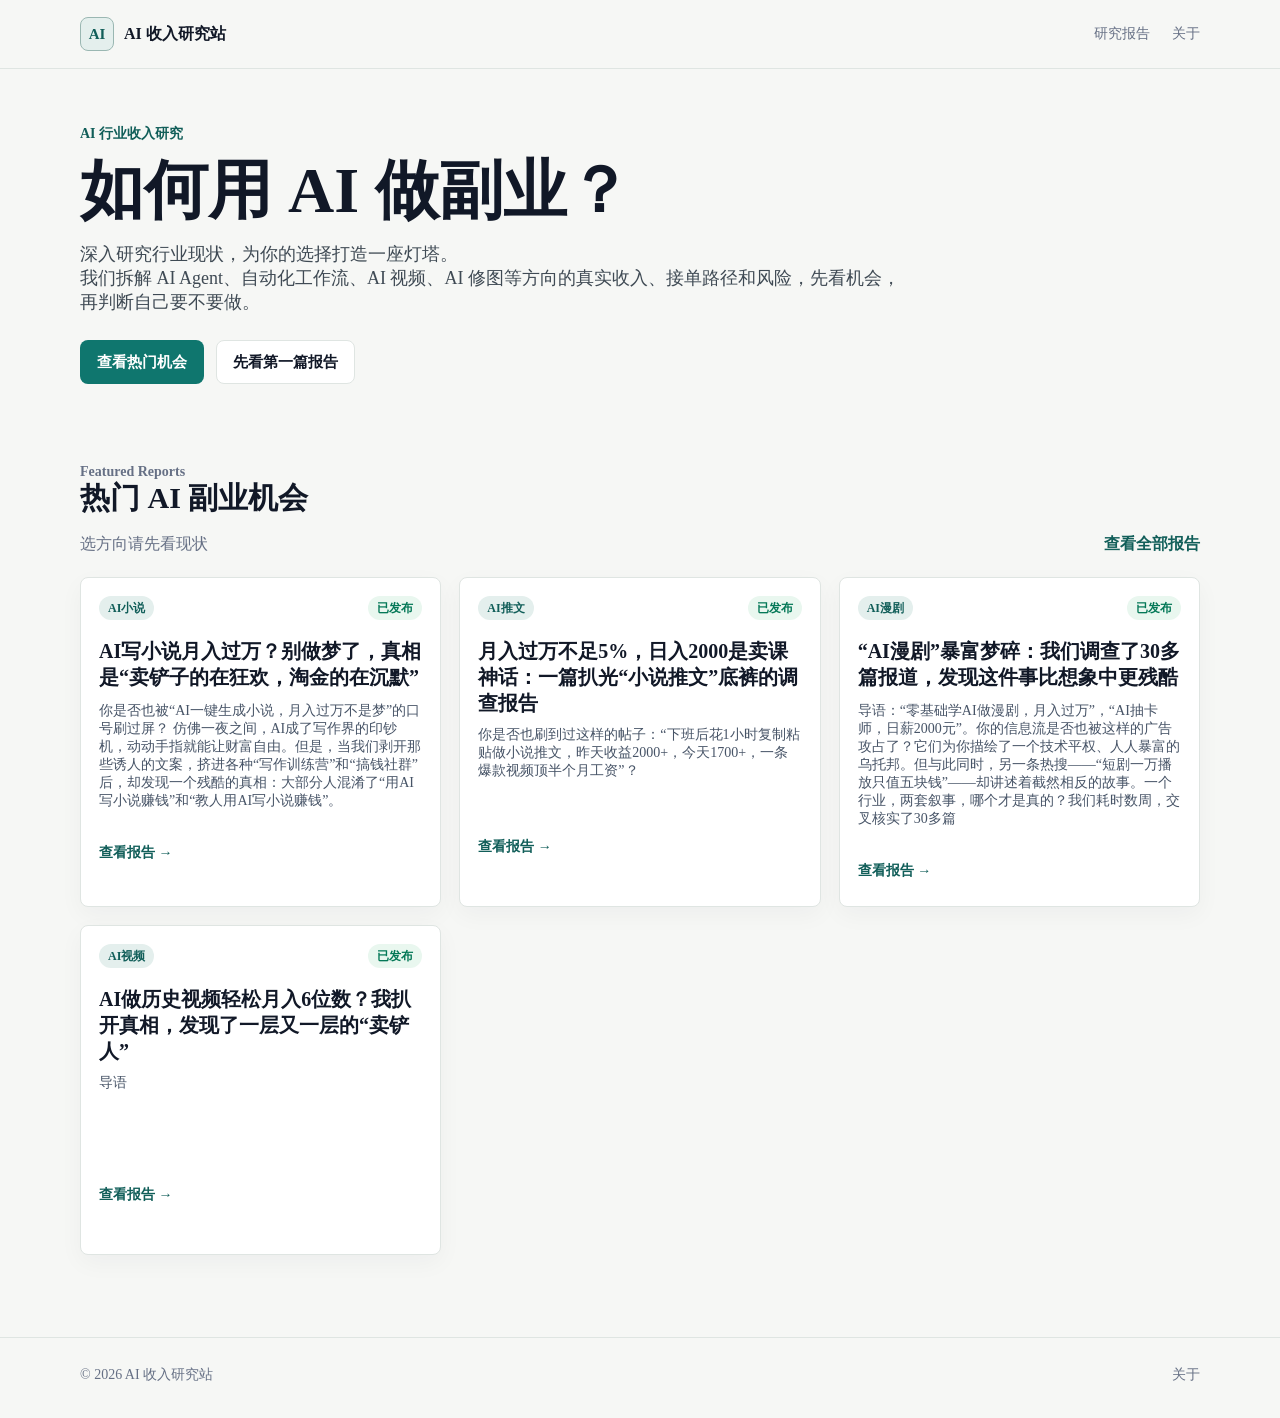
<file: index.html>
<!doctype html>
<html lang="zh-CN">
<head>
  <meta charset="utf-8">
  <meta name="viewport" content="width=device-width, initial-scale=1">
  <title>如何用 AI 做副业？AI 自动化与接单收入研究站</title>
  <meta name="description" content="拆解 AI Agent、AI 自动化、AI 视频、AI 修图等方向的真实收入、接单路径和风险。">
  <link rel="stylesheet" href="assets/site.css">
  <script>
  var _hmt = _hmt || [];
  (function() {
    var hm = document.createElement("script");
    hm.src = "https://hm.baidu.com/hm.js?2c60a0d209457ae1375fba80d6c996bc";
    var s = document.getElementsByTagName("script")[0];
    s.parentNode.insertBefore(hm, s);
  })();
  </script>
</head>
<body>
  <header class="site-header">
    <div class="container nav">
      <a class="brand" href="index.html" aria-label="AI 收入研究站首页">
        <span class="brand-mark">AI</span>
        <span>AI 收入研究站</span>
      </a>
      <nav class="nav-links" aria-label="主导航">
        <a href="reports.html">研究报告</a>
        <a href="about.html">关于</a>
      </nav>
    </div>
  </header>

  <main>
    <section class="hero">
      <div class="container hero-layout">
        <div>
          <p class="eyebrow">AI 行业收入研究</p>
          <h1>如何用 AI 做副业？</h1>
          <p class="lead hero-lead">
            <span>深入研究行业现状，为你的选择打造一座灯塔。</span>
            <span>我们拆解 AI Agent、自动化工作流、AI 视频、AI 修图等方向的真实收入、接单路径和风险，先看机会，再判断自己要不要做。</span>
          </p>
          <div class="hero-actions">
            <a class="button primary" href="#featured-reports">查看热门机会</a>
            <a class="button secondary" href="reports/ai-novel.html">先看第一篇报告</a>
          </div>
        </div>
      </div>
    </section>

    <section class="section" id="featured-reports">
      <div class="container">
        <div class="section-header">
          <div>
            <p class="eyebrow">Featured Reports</p>
            <h2>热门 AI 副业机会</h2>
            <p>选方向请先看现状</p>
          </div>
          <a class="text-link" href="reports.html">查看全部报告</a>
        </div>

        <div class="report-grid">
          <!-- REPORT_CARDS_START -->

          <a class="report-card" href="reports/ai-novel.html">
            <div class="card-top">
              <span class="tag">AI小说</span>
              <span class="status ready">已发布</span>
            </div>
            <h3>AI写小说月入过万？别做梦了，真相是“卖铲子的在狂欢，淘金的在沉默”</h3>
            <p class="card-copy">你是否也被“AI一键生成小说，月入过万不是梦”的口号刷过屏？ 仿佛一夜之间，AI成了写作界的印钞机，动动手指就能让财富自由。但是，当我们剥开那些诱人的文案，挤进各种“写作训练营”和“搞钱社群”后，却发现一个残酷的真相：大部分人混淆了“用AI写小说赚钱”和“教人用AI写小说赚钱”。</p>
            <span class="card-cta">查看报告 →</span>
          </a>

          <a class="report-card" href="reports/ai-tweet.html">
            <div class="card-top">
              <span class="tag">AI推文</span>
              <span class="status ready">已发布</span>
            </div>
            <h3>月入过万不足5%，日入2000是卖课神话：一篇扒光“小说推文”底裤的调查报告</h3>
            <p class="card-copy">你是否也刷到过这样的帖子：“下班后花1小时复制粘贴做小说推文，昨天收益2000+，今天1700+，一条爆款视频顶半个月工资”？</p>
            <span class="card-cta">查看报告 →</span>
          </a>

          <a class="report-card" href="reports/ai-video-cartoon.html">
            <div class="card-top">
              <span class="tag">AI漫剧</span>
              <span class="status ready">已发布</span>
            </div>
            <h3>“AI漫剧”暴富梦碎：我们调查了30多篇报道，发现这件事比想象中更残酷</h3>
            <p class="card-copy">导语：“零基础学AI做漫剧，月入过万”，“AI抽卡师，日薪2000元”。你的信息流是否也被这样的广告攻占了？它们为你描绘了一个技术平权、人人暴富的乌托邦。但与此同时，另一条热搜——“短剧一万播放只值五块钱”——却讲述着截然相反的故事。一个行业，两套叙事，哪个才是真的？我们耗时数周，交叉核实了30多篇</p>
            <span class="card-cta">查看报告 →</span>
          </a>

          <a class="report-card" href="reports/ai-video-history.html">
            <div class="card-top">
              <span class="tag">AI视频</span>
              <span class="status ready">已发布</span>
            </div>
            <h3>AI做历史视频轻松月入6位数？我扒开真相，发现了一层又一层的“卖铲人”</h3>
            <p class="card-copy">导语</p>
            <span class="card-cta">查看报告 →</span>
          </a>
          <!-- REPORT_CARDS_END -->
        </div>
      </div>
    </section>

  </main>

  <footer class="site-footer">
    <div class="container footer-grid">
      <span>© 2026 AI 收入研究站</span>
      <div class="footer-links">
        <a href="about.html">关于</a>
      </div>
    </div>
  </footer>
</body>
</html>
</file>
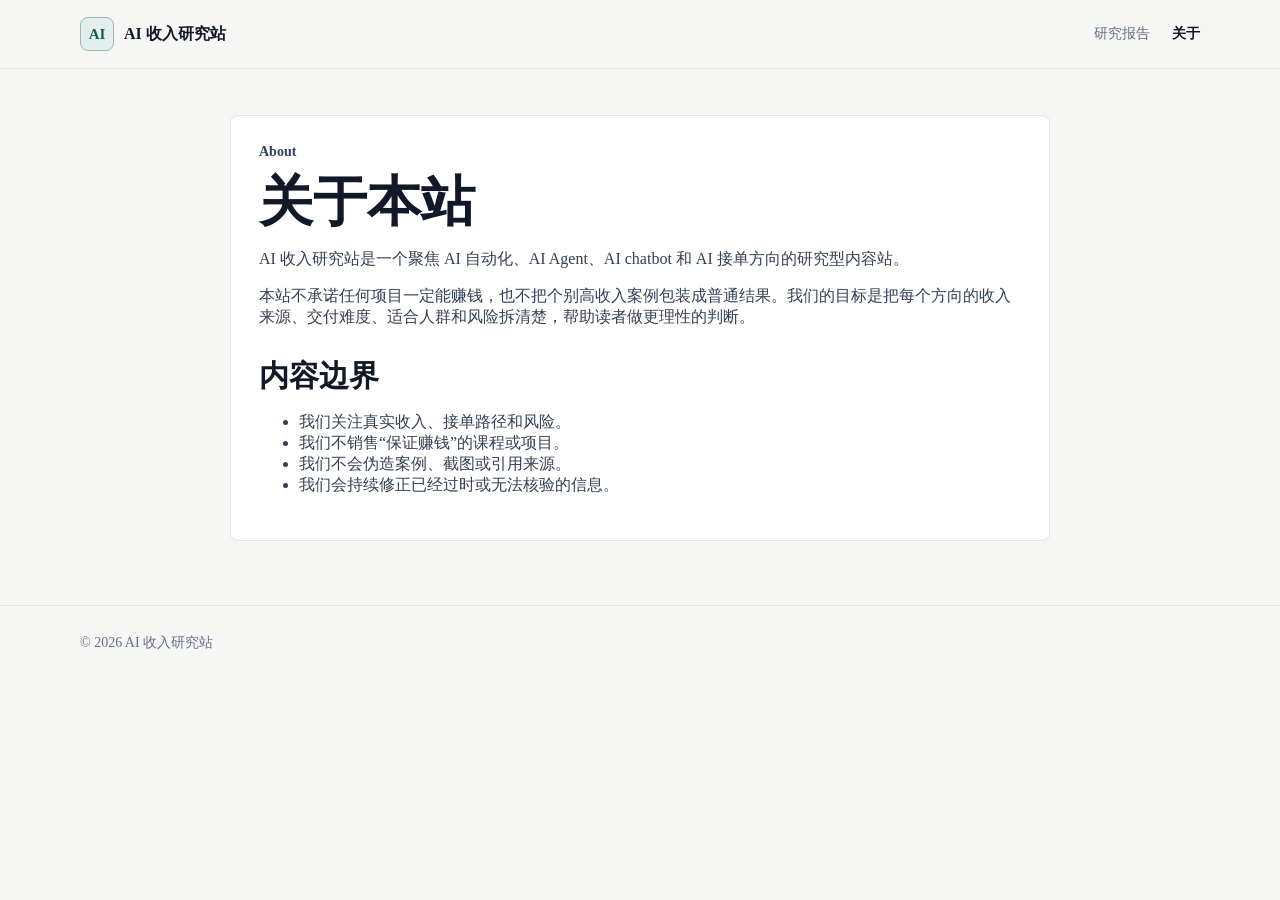
<file: about.html>
<!doctype html>
<html lang="zh-CN">
<head>
  <meta charset="utf-8">
  <meta name="viewport" content="width=device-width, initial-scale=1">
  <title>关于 | AI 收入研究站</title>
  <meta name="description" content="了解 AI 收入研究站的定位和内容边界。">
  <link rel="stylesheet" href="assets/site.css">
  <script>
  var _hmt = _hmt || [];
  (function() {
    var hm = document.createElement("script");
    hm.src = "https://hm.baidu.com/hm.js?2c60a0d209457ae1375fba80d6c996bc";
    var s = document.getElementsByTagName("script")[0];
    s.parentNode.insertBefore(hm, s);
  })();
  </script>
</head>
<body>
  <header class="site-header">
    <div class="container nav">
      <a class="brand" href="index.html">
        <span class="brand-mark">AI</span>
        <span>AI 收入研究站</span>
      </a>
      <nav class="nav-links" aria-label="主导航">
        <a href="reports.html">研究报告</a>
        <a href="about.html" aria-current="page">关于</a>
      </nav>
    </div>
  </header>

  <main class="page-head">
    <div class="container content-page">
      <p class="eyebrow">About</p>
      <h1>关于本站</h1>
      <p>AI 收入研究站是一个聚焦 AI 自动化、AI Agent、AI chatbot 和 AI 接单方向的研究型内容站。</p>
      <p>本站不承诺任何项目一定能赚钱，也不把个别高收入案例包装成普通结果。我们的目标是把每个方向的收入来源、交付难度、适合人群和风险拆清楚，帮助读者做更理性的判断。</p>

      <h2>内容边界</h2>
      <ul>
        <li>我们关注真实收入、接单路径和风险。</li>
        <li>我们不销售“保证赚钱”的课程或项目。</li>
        <li>我们不会伪造案例、截图或引用来源。</li>
        <li>我们会持续修正已经过时或无法核验的信息。</li>
      </ul>

    </div>
  </main>

  <footer class="site-footer">
    <div class="container footer-grid">
      <span>© 2026 AI 收入研究站</span>
    </div>
  </footer>
</body>
</html>
</file>
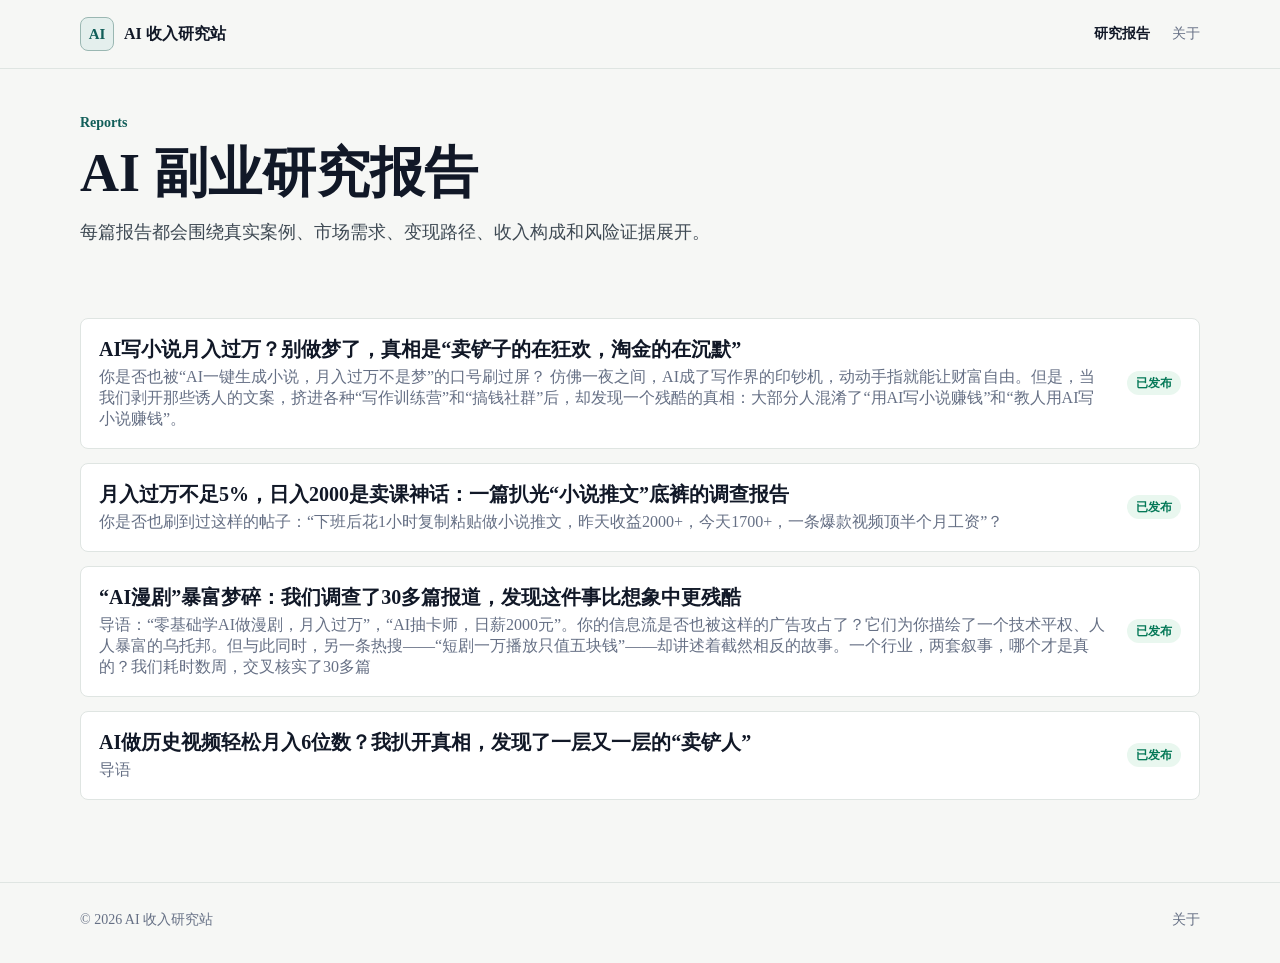
<file: reports.html>
<!doctype html>
<html lang="zh-CN">
<head>
  <meta charset="utf-8">
  <meta name="viewport" content="width=device-width, initial-scale=1">
  <title>研究报告 | AI 收入研究站</title>
  <meta name="description" content="AI Agent、AI 自动化、AI chatbot、AI 视频等 AI 接单方向的收入研究报告。">
  <link rel="stylesheet" href="assets/site.css">
  <script>
  var _hmt = _hmt || [];
  (function() {
    var hm = document.createElement("script");
    hm.src = "https://hm.baidu.com/hm.js?2c60a0d209457ae1375fba80d6c996bc";
    var s = document.getElementsByTagName("script")[0];
    s.parentNode.insertBefore(hm, s);
  })();
  </script>
</head>
<body>
  <header class="site-header">
    <div class="container nav">
      <a class="brand" href="index.html">
        <span class="brand-mark">AI</span>
        <span>AI 收入研究站</span>
      </a>
      <nav class="nav-links" aria-label="主导航">
        <a href="reports.html" aria-current="page">研究报告</a>
        <a href="about.html">关于</a>
      </nav>
    </div>
  </header>

  <main>
    <section class="page-head">
      <div class="container">
        <p class="eyebrow">Reports</p>
        <h1>AI 副业研究报告</h1>
        <p class="lead">每篇报告都会围绕真实案例、市场需求、变现路径、收入构成和风险证据展开。</p>
      </div>
    </section>

    <section class="section">
      <div class="container report-list">
        <!-- REPORT_LIST_START -->

        <a class="list-item" href="reports/ai-novel.html" data-report="reports/ai-novel.html">
          <div>
            <h2>AI写小说月入过万？别做梦了，真相是“卖铲子的在狂欢，淘金的在沉默”</h2>
            <p>你是否也被“AI一键生成小说，月入过万不是梦”的口号刷过屏？ 仿佛一夜之间，AI成了写作界的印钞机，动动手指就能让财富自由。但是，当我们剥开那些诱人的文案，挤进各种“写作训练营”和“搞钱社群”后，却发现一个残酷的真相：大部分人混淆了“用AI写小说赚钱”和“教人用AI写小说赚钱”。</p>
          </div>
          <span class="status ready">已发布</span>
        </a>

        <a class="list-item" href="reports/ai-tweet.html" data-report="reports/ai-tweet.html">
          <div>
            <h2>月入过万不足5%，日入2000是卖课神话：一篇扒光“小说推文”底裤的调查报告</h2>
            <p>你是否也刷到过这样的帖子：“下班后花1小时复制粘贴做小说推文，昨天收益2000+，今天1700+，一条爆款视频顶半个月工资”？</p>
          </div>
          <span class="status ready">已发布</span>
        </a>

        <a class="list-item" href="reports/ai-video-cartoon.html" data-report="reports/ai-video-cartoon.html">
          <div>
            <h2>“AI漫剧”暴富梦碎：我们调查了30多篇报道，发现这件事比想象中更残酷</h2>
            <p>导语：“零基础学AI做漫剧，月入过万”，“AI抽卡师，日薪2000元”。你的信息流是否也被这样的广告攻占了？它们为你描绘了一个技术平权、人人暴富的乌托邦。但与此同时，另一条热搜——“短剧一万播放只值五块钱”——却讲述着截然相反的故事。一个行业，两套叙事，哪个才是真的？我们耗时数周，交叉核实了30多篇</p>
          </div>
          <span class="status ready">已发布</span>
        </a>

        <a class="list-item" href="reports/ai-video-history.html" data-report="reports/ai-video-history.html">
          <div>
            <h2>AI做历史视频轻松月入6位数？我扒开真相，发现了一层又一层的“卖铲人”</h2>
            <p>导语</p>
          </div>
          <span class="status ready">已发布</span>
        </a>
        <!-- REPORT_LIST_END -->
      </div>
    </section>
  </main>

  <footer class="site-footer">
    <div class="container footer-grid">
      <span>© 2026 AI 收入研究站</span>
      <div class="footer-links">
        <a href="about.html">关于</a>
      </div>
    </div>
  </footer>
</body>
</html>
</file>
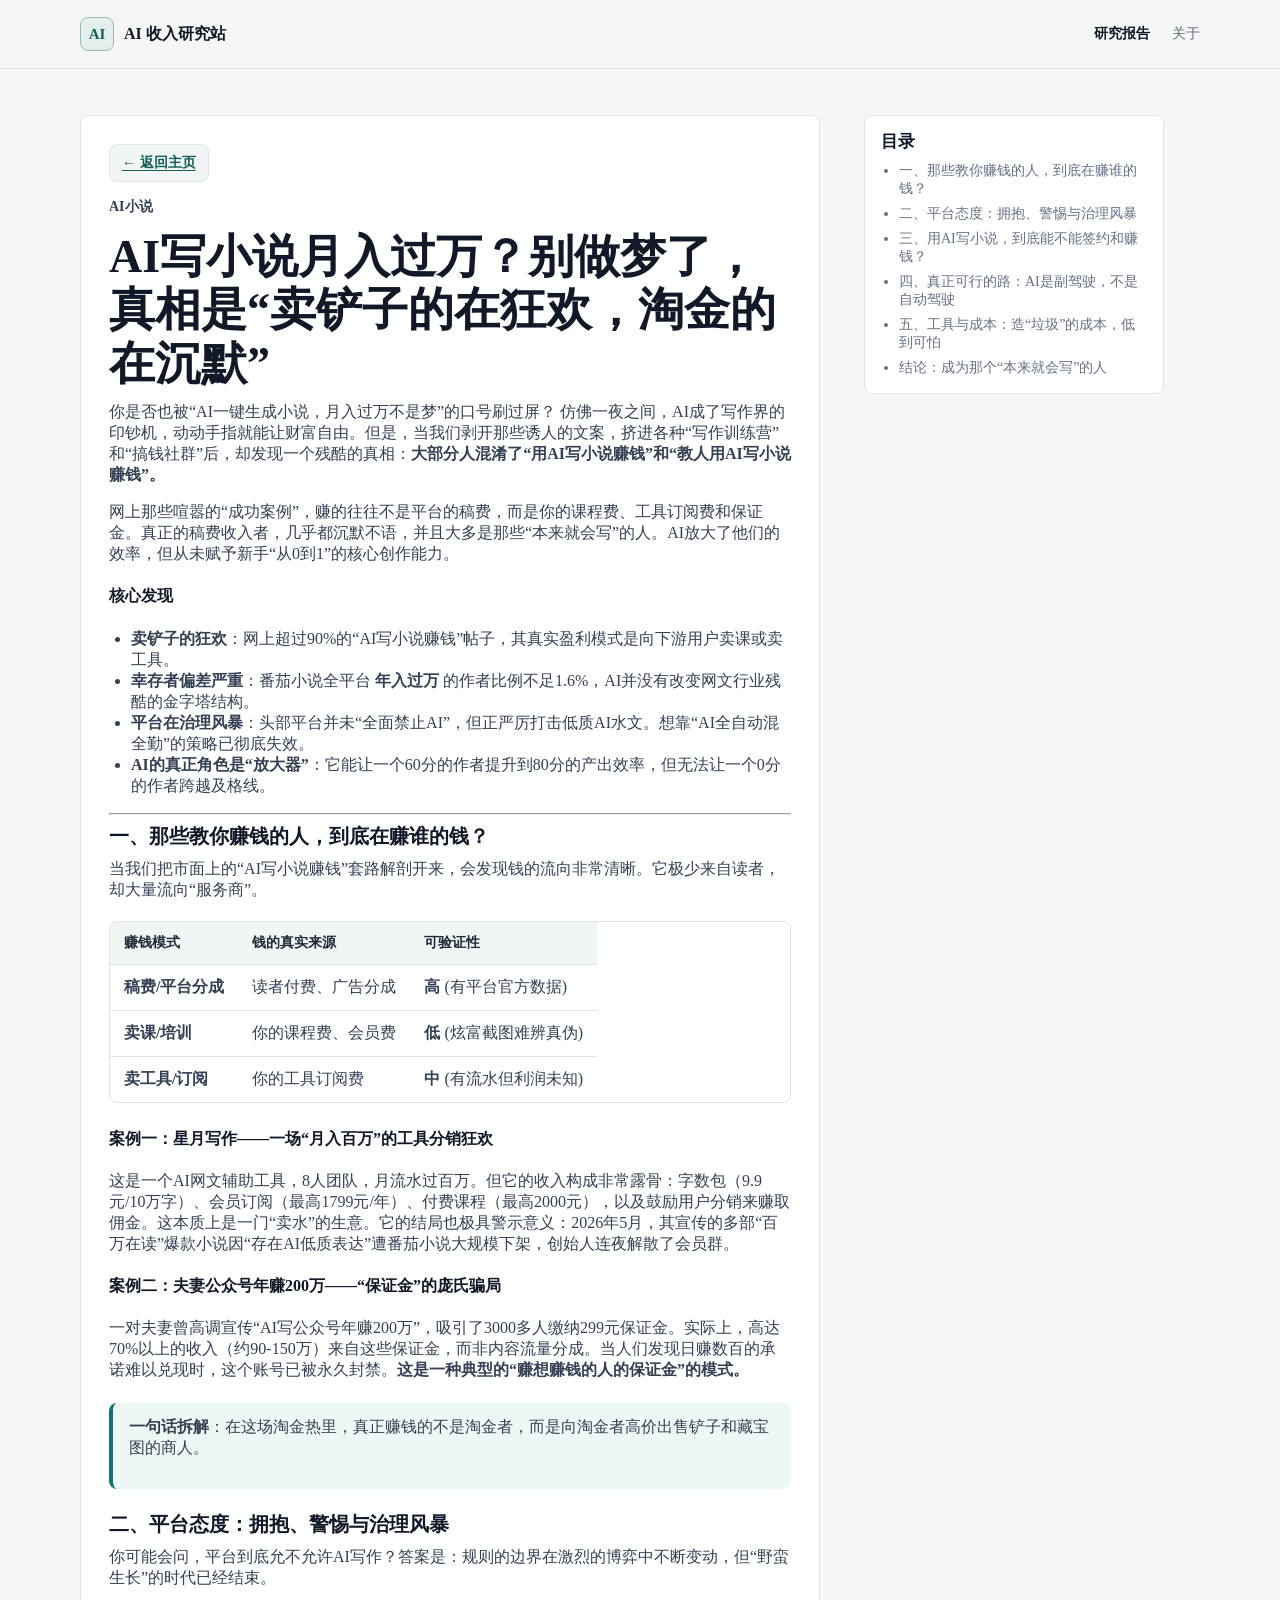
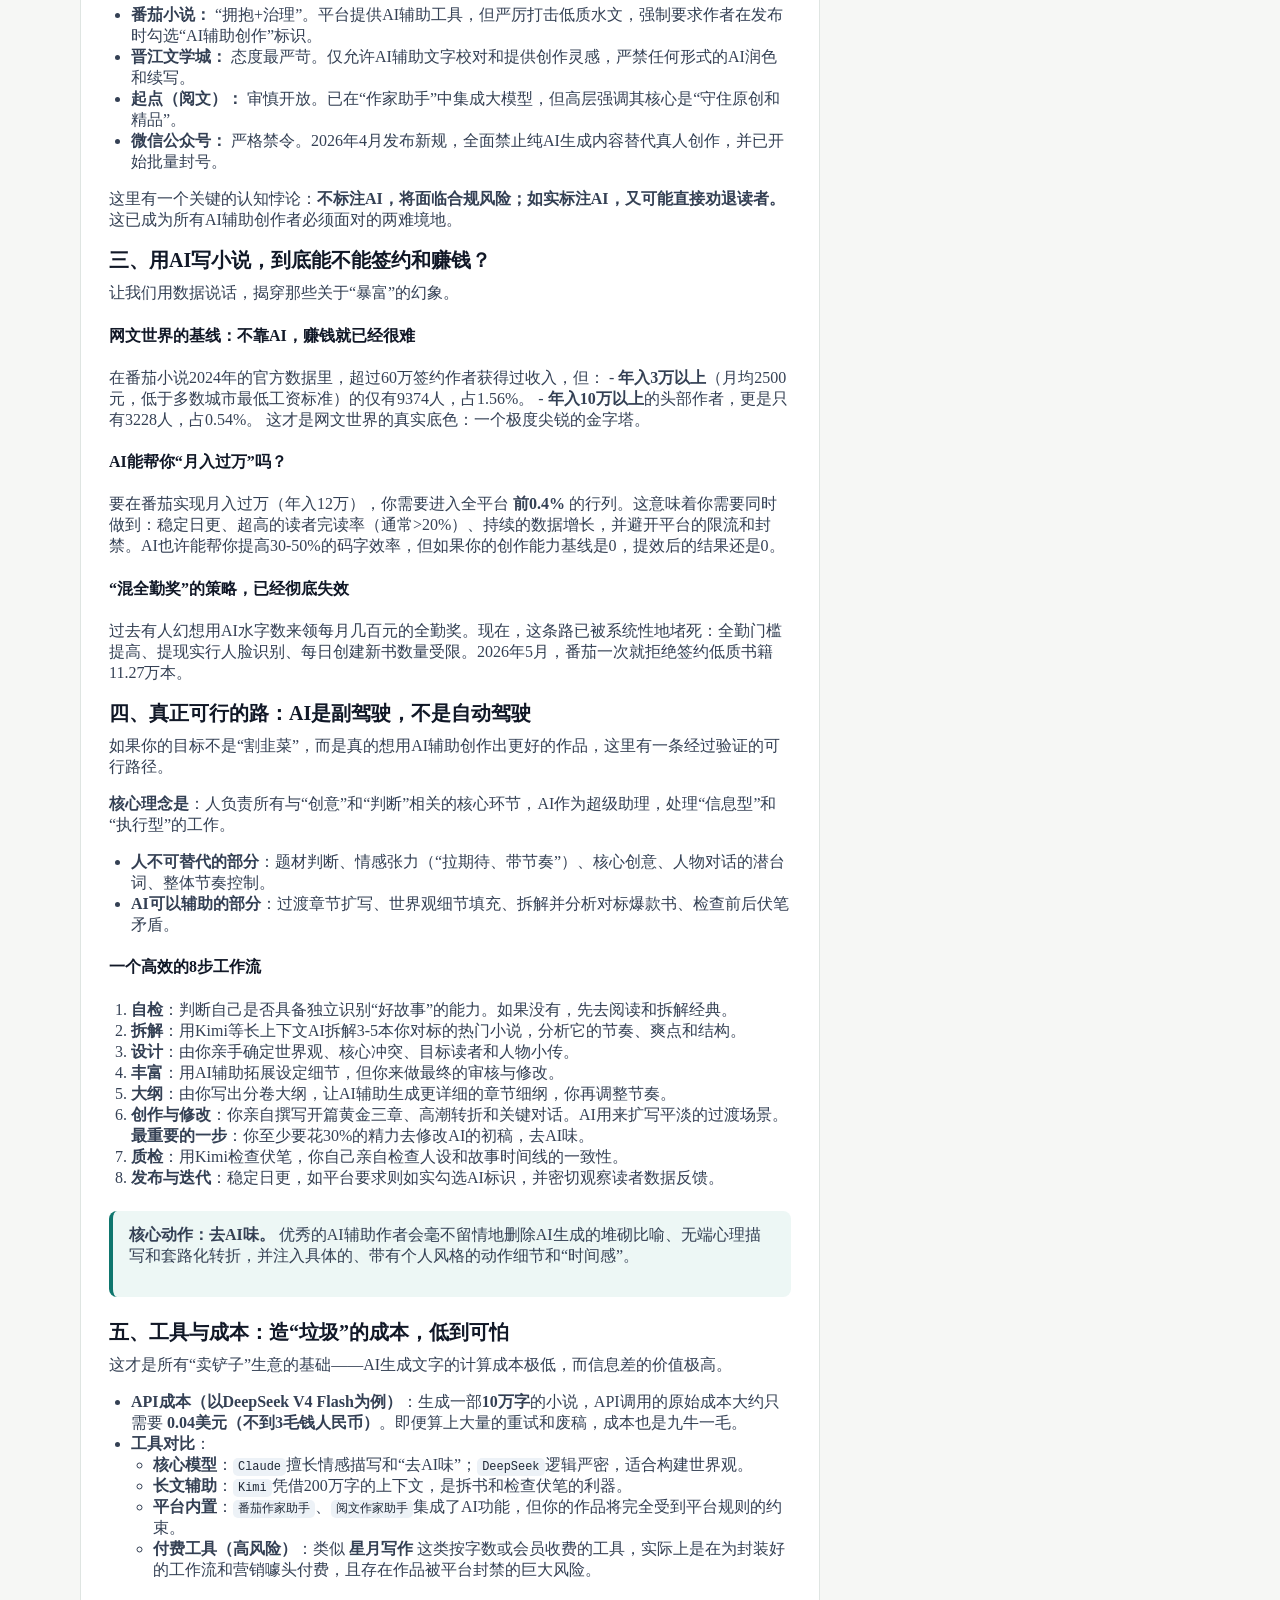
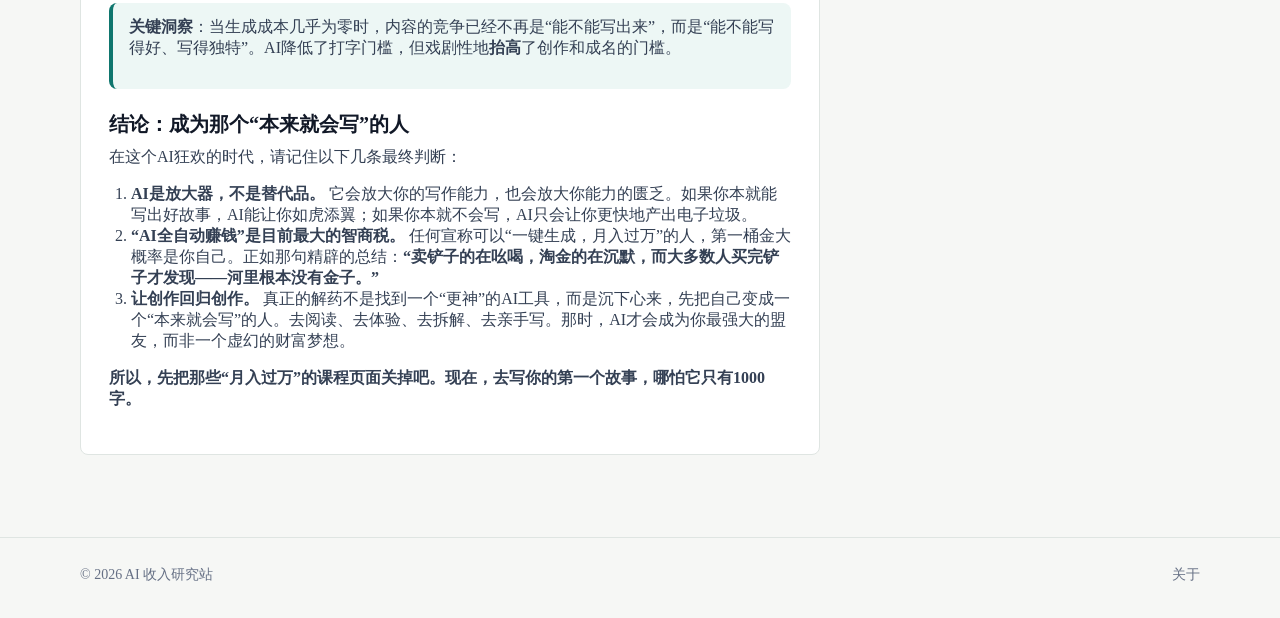
<file: reports/ai-novel.html>
<!doctype html>
<html lang="zh-CN">
<head>
  <meta charset="utf-8">
  <meta name="viewport" content="width=device-width, initial-scale=1">
  <title>AI写小说月入过万？别做梦了，真相是“卖铲子的在狂欢，淘金的在沉默” | AI 收入研究站</title>
  <meta name="description" content="你是否也被“AI一键生成小说，月入过万不是梦”的口号刷过屏？ 仿佛一夜之间，AI成了写作界的印钞机，动动手指就能让财富自由。但是，当我们剥开那些诱人的文案，挤进各种“写作训练营”和“搞钱社群”后，却发现一个残酷的真相：大部分人混淆了“用AI写小说赚钱”和“教人用AI写小说赚钱”。">
  <link rel="stylesheet" href="../assets/site.css">
  <script>
  var _hmt = _hmt || [];
  (function() {
    var hm = document.createElement("script");
    hm.src = "https://hm.baidu.com/hm.js?2c60a0d209457ae1375fba80d6c996bc";
    var s = document.getElementsByTagName("script")[0];
    s.parentNode.insertBefore(hm, s);
  })();
  </script>
</head>
<body>
  <header class="site-header">
    <div class="container nav">
      <a class="brand" href="../index.html">
        <span class="brand-mark">AI</span>
        <span>AI 收入研究站</span>
      </a>
      <nav class="nav-links" aria-label="主导航">
        <a href="../reports.html" aria-current="page">研究报告</a>
        <a href="../about.html">关于</a>
      </nav>
    </div>
  </header>

  <main class="section">
    <div class="container article-layout">
      <article class="article markdown-article">
        <a class="article-back" href="../index.html" aria-label="返回主页">← 返回主页</a>
        <p class="eyebrow">AI小说</p>
        <h1>AI写小说月入过万？别做梦了，真相是“卖铲子的在狂欢，淘金的在沉默”</h1>
        <p>你是否也被“AI一键生成小说，月入过万不是梦”的口号刷过屏？ 仿佛一夜之间，AI成了写作界的印钞机，动动手指就能让财富自由。但是，当我们剥开那些诱人的文案，挤进各种“写作训练营”和“搞钱社群”后，却发现一个残酷的真相：<strong>大部分人混淆了“用AI写小说赚钱”和“教人用AI写小说赚钱”。</strong></p>
<p>网上那些喧嚣的“成功案例”，赚的往往不是平台的稿费，而是你的课程费、工具订阅费和保证金。真正的稿费收入者，几乎都沉默不语，并且大多是那些“本来就会写”的人。AI放大了他们的效率，但从未赋予新手“从0到1”的核心创作能力。</p>
<h4 id="核心发现"><strong>核心发现</strong></h4>
<ul>
<li><strong>卖铲子的狂欢</strong>：网上超过90%的“AI写小说赚钱”帖子，其真实盈利模式是向下游用户卖课或卖工具。</li>
<li><strong>幸存者偏差严重</strong>：番茄小说全平台 <strong>年入过万</strong> 的作者比例不足1.6%，AI并没有改变网文行业残酷的金字塔结构。</li>
<li><strong>平台在治理风暴</strong>：头部平台并未“全面禁止AI”，但正严厉打击低质AI水文。想靠“AI全自动混全勤”的策略已彻底失效。</li>
<li><strong>AI的真正角色是“放大器”</strong>：它能让一个60分的作者提升到80分的产出效率，但无法让一个0分的作者跨越及格线。</li>
</ul>
<hr />
<h3 id="一那些教你赚钱的人到底在赚谁的钱"><strong>一、那些教你赚钱的人，到底在赚谁的钱？</strong></h3>
<p>当我们把市面上的“AI写小说赚钱”套路解剖开来，会发现钱的流向非常清晰。它极少来自读者，却大量流向“服务商”。</p>
<div class="table-wrap"><table>
<thead>
<tr>
<th style="text-align: left;">赚钱模式</th>
<th style="text-align: left;">钱的真实来源</th>
<th style="text-align: left;">可验证性</th>
</tr>
</thead>
<tbody>
<tr>
<td style="text-align: left;"><strong>稿费/平台分成</strong></td>
<td style="text-align: left;">读者付费、广告分成</td>
<td style="text-align: left;"><strong>高</strong> (有平台官方数据)</td>
</tr>
<tr>
<td style="text-align: left;"><strong>卖课/培训</strong></td>
<td style="text-align: left;">你的课程费、会员费</td>
<td style="text-align: left;"><strong>低</strong> (炫富截图难辨真伪)</td>
</tr>
<tr>
<td style="text-align: left;"><strong>卖工具/订阅</strong></td>
<td style="text-align: left;">你的工具订阅费</td>
<td style="text-align: left;"><strong>中</strong> (有流水但利润未知)</td>
</tr>
</tbody>
</table></div>
<h4 id="案例一星月写作一场月入百万的工具分销狂欢"><strong>案例一：星月写作——一场“月入百万”的工具分销狂欢</strong></h4>
<p>这是一个AI网文辅助工具，8人团队，月流水过百万。但它的收入构成非常露骨：字数包（9.9元/10万字）、会员订阅（最高1799元/年）、付费课程（最高2000元），以及鼓励用户分销来赚取佣金。这本质上是一门“卖水”的生意。它的结局也极具警示意义：2026年5月，其宣传的多部“百万在读”爆款小说因“存在AI低质表达”遭番茄小说大规模下架，创始人连夜解散了会员群。</p>
<h4 id="案例二夫妻公众号年赚200万保证金的庞氏骗局"><strong>案例二：夫妻公众号年赚200万——“保证金”的庞氏骗局</strong></h4>
<p>一对夫妻曾高调宣传“AI写公众号年赚200万”，吸引了3000多人缴纳299元保证金。实际上，高达70%以上的收入（约90-150万）来自这些保证金，而非内容流量分成。当人们发现日赚数百的承诺难以兑现时，这个账号已被永久封禁。<strong>这是一种典型的“赚想赚钱的人的保证金”的模式。</strong></p>
<blockquote>
<p><strong>一句话拆解</strong>：在这场淘金热里，真正赚钱的不是淘金者，而是向淘金者高价出售铲子和藏宝图的商人。</p>
</blockquote>
<h3 id="二平台态度拥抱警惕与治理风暴"><strong>二、平台态度：拥抱、警惕与治理风暴</strong></h3>
<p>你可能会问，平台到底允不允许AI写作？答案是：规则的边界在激烈的博弈中不断变动，但“野蛮生长”的时代已经结束。</p>
<ul>
<li><strong>番茄小说：</strong> “拥抱+治理”。平台提供AI辅助工具，但严厉打击低质水文，强制要求作者在发布时勾选“AI辅助创作”标识。</li>
<li><strong>晋江文学城：</strong> 态度最严苛。仅允许AI辅助文字校对和提供创作灵感，严禁任何形式的AI润色和续写。</li>
<li><strong>起点（阅文）：</strong> 审慎开放。已在“作家助手”中集成大模型，但高层强调其核心是“守住原创和精品”。</li>
<li><strong>微信公众号：</strong> 严格禁令。2026年4月发布新规，全面禁止纯AI生成内容替代真人创作，并已开始批量封号。</li>
</ul>
<p>这里有一个关键的认知悖论：<strong>不标注AI，将面临合规风险；如实标注AI，又可能直接劝退读者。</strong> 这已成为所有AI辅助创作者必须面对的两难境地。</p>
<h3 id="三用ai写小说到底能不能签约和赚钱"><strong>三、用AI写小说，到底能不能签约和赚钱？</strong></h3>
<p>让我们用数据说话，揭穿那些关于“暴富”的幻象。</p>
<h4 id="网文世界的基线不靠ai赚钱就已经很难"><strong>网文世界的基线：不靠AI，赚钱就已经很难</strong></h4>
<p>在番茄小说2024年的官方数据里，超过60万签约作者获得过收入，但： - <strong>年入3万以上</strong>（月均2500元，低于多数城市最低工资标准）的仅有9374人，占1.56%。 - <strong>年入10万以上</strong>的头部作者，更是只有3228人，占0.54%。 这才是网文世界的真实底色：一个极度尖锐的金字塔。</p>
<h4 id="ai能帮你月入过万吗"><strong>AI能帮你“月入过万”吗？</strong></h4>
<p>要在番茄实现月入过万（年入12万），你需要进入全平台 <strong>前0.4%</strong> 的行列。这意味着你需要同时做到：稳定日更、超高的读者完读率（通常&gt;20%）、持续的数据增长，并避开平台的限流和封禁。AI也许能帮你提高30-50%的码字效率，但如果你的创作能力基线是0，提效后的结果还是0。</p>
<h4 id="混全勤奖的策略已经彻底失效"><strong>“混全勤奖”的策略，已经彻底失效</strong></h4>
<p>过去有人幻想用AI水字数来领每月几百元的全勤奖。现在，这条路已被系统性地堵死：全勤门槛提高、提现实行人脸识别、每日创建新书数量受限。2026年5月，番茄一次就拒绝签约低质书籍11.27万本。</p>
<h3 id="四真正可行的路ai是副驾驶不是自动驾驶"><strong>四、真正可行的路：AI是副驾驶，不是自动驾驶</strong></h3>
<p>如果你的目标不是“割韭菜”，而是真的想用AI辅助创作出更好的作品，这里有一条经过验证的可行路径。</p>
<p><strong>核心理念是</strong>：人负责所有与“创意”和“判断”相关的核心环节，AI作为超级助理，处理“信息型”和“执行型”的工作。</p>
<ul>
<li><strong>人不可替代的部分</strong>：题材判断、情感张力（“拉期待、带节奏”）、核心创意、人物对话的潜台词、整体节奏控制。</li>
<li><strong>AI可以辅助的部分</strong>：过渡章节扩写、世界观细节填充、拆解并分析对标爆款书、检查前后伏笔矛盾。</li>
</ul>
<h4 id="一个高效的8步工作流"><strong>一个高效的8步工作流</strong></h4>
<ol type="1">
<li><strong>自检</strong>：判断自己是否具备独立识别“好故事”的能力。如果没有，先去阅读和拆解经典。</li>
<li><strong>拆解</strong>：用Kimi等长上下文AI拆解3-5本你对标的热门小说，分析它的节奏、爽点和结构。</li>
<li><strong>设计</strong>：由你亲手确定世界观、核心冲突、目标读者和人物小传。</li>
<li><strong>丰富</strong>：用AI辅助拓展设定细节，但你来做最终的审核与修改。</li>
<li><strong>大纲</strong>：由你写出分卷大纲，让AI辅助生成更详细的章节细纲，你再调整节奏。</li>
<li><strong>创作与修改</strong>：你亲自撰写开篇黄金三章、高潮转折和关键对话。AI用来扩写平淡的过渡场景。<strong>最重要的一步</strong>：你至少要花30%的精力去修改AI的初稿，去AI味。</li>
<li><strong>质检</strong>：用Kimi检查伏笔，你自己亲自检查人设和故事时间线的一致性。</li>
<li><strong>发布与迭代</strong>：稳定日更，如平台要求则如实勾选AI标识，并密切观察读者数据反馈。</li>
</ol>
<blockquote>
<p><strong>核心动作：去AI味。</strong> 优秀的AI辅助作者会毫不留情地删除AI生成的堆砌比喻、无端心理描写和套路化转折，并注入具体的、带有个人风格的动作细节和“时间感”。</p>
</blockquote>
<h3 id="五工具与成本造垃圾的成本低到可怕"><strong>五、工具与成本：造“垃圾”的成本，低到可怕</strong></h3>
<p>这才是所有“卖铲子”生意的基础——AI生成文字的计算成本极低，而信息差的价值极高。</p>
<ul>
<li><strong>API成本（以DeepSeek V4 Flash为例）</strong>：生成一部<strong>10万字</strong>的小说，API调用的原始成本大约只需要 <strong>0.04美元（不到3毛钱人民币）</strong>。即便算上大量的重试和废稿，成本也是九牛一毛。</li>
<li><strong>工具对比</strong>：
<ul>
<li><strong>核心模型</strong>：<code>Claude</code>擅长情感描写和“去AI味”；<code>DeepSeek</code>逻辑严密，适合构建世界观。</li>
<li><strong>长文辅助</strong>：<code>Kimi</code>凭借200万字的上下文，是拆书和检查伏笔的利器。</li>
<li><strong>平台内置</strong>：<code>番茄作家助手</code>、<code>阅文作家助手</code>集成了AI功能，但你的作品将完全受到平台规则的约束。</li>
<li><strong>付费工具（高风险）</strong>：类似 <strong>星月写作</strong> 这类按字数或会员收费的工具，实际上是在为封装好的工作流和营销噱头付费，且存在作品被平台封禁的巨大风险。</li>
</ul></li>
</ul>
<blockquote>
<p><strong>关键洞察</strong>：当生成成本几乎为零时，内容的竞争已经不再是“能不能写出来”，而是“能不能写得好、写得独特”。AI降低了打字门槛，但戏剧性地<strong>抬高</strong>了创作和成名的门槛。</p>
</blockquote>
<h3 id="结论成为那个本来就会写的人"><strong>结论：成为那个“本来就会写”的人</strong></h3>
<p>在这个AI狂欢的时代，请记住以下几条最终判断：</p>
<ol type="1">
<li><strong>AI是放大器，不是替代品。</strong> 它会放大你的写作能力，也会放大你能力的匮乏。如果你本就能写出好故事，AI能让你如虎添翼；如果你本就不会写，AI只会让你更快地产出电子垃圾。</li>
<li><strong>“AI全自动赚钱”是目前最大的智商税。</strong> 任何宣称可以“一键生成，月入过万”的人，第一桶金大概率是你自己。正如那句精辟的总结：<strong>“卖铲子的在吆喝，淘金的在沉默，而大多数人买完铲子才发现——河里根本没有金子。”</strong></li>
<li><strong>让创作回归创作。</strong> 真正的解药不是找到一个“更神”的AI工具，而是沉下心来，先把自己变成一个“本来就会写”的人。去阅读、去体验、去拆解、去亲手写。那时，AI才会成为你最强大的盟友，而非一个虚幻的财富梦想。</li>
</ol>
<p><strong>所以，先把那些“月入过万”的课程页面关掉吧。现在，去写你的第一个故事，哪怕它只有1000字。</strong></p>

      </article>

      <aside class="sidebar" aria-label="文章辅助信息">
        <div class="side-box">
          <h2>目录</h2>
          <ul>
            <li class="toc-level-3"><a href="#一那些教你赚钱的人到底在赚谁的钱">一、那些教你赚钱的人，到底在赚谁的钱？</a></li>
<li class="toc-level-3"><a href="#二平台态度拥抱警惕与治理风暴">二、平台态度：拥抱、警惕与治理风暴</a></li>
<li class="toc-level-3"><a href="#三用ai写小说到底能不能签约和赚钱">三、用AI写小说，到底能不能签约和赚钱？</a></li>
<li class="toc-level-3"><a href="#四真正可行的路ai是副驾驶不是自动驾驶">四、真正可行的路：AI是副驾驶，不是自动驾驶</a></li>
<li class="toc-level-3"><a href="#五工具与成本造垃圾的成本低到可怕">五、工具与成本：造“垃圾”的成本，低到可怕</a></li>
<li class="toc-level-3"><a href="#结论成为那个本来就会写的人">结论：成为那个“本来就会写”的人</a></li>
          </ul>
        </div>
      </aside>
    </div>
  </main>

  <footer class="site-footer">
    <div class="container footer-grid">
      <span>© 2026 AI 收入研究站</span>
      <div class="footer-links">
        <a href="../about.html">关于</a>
      </div>
    </div>
  </footer>
</body>
</html>
</file>
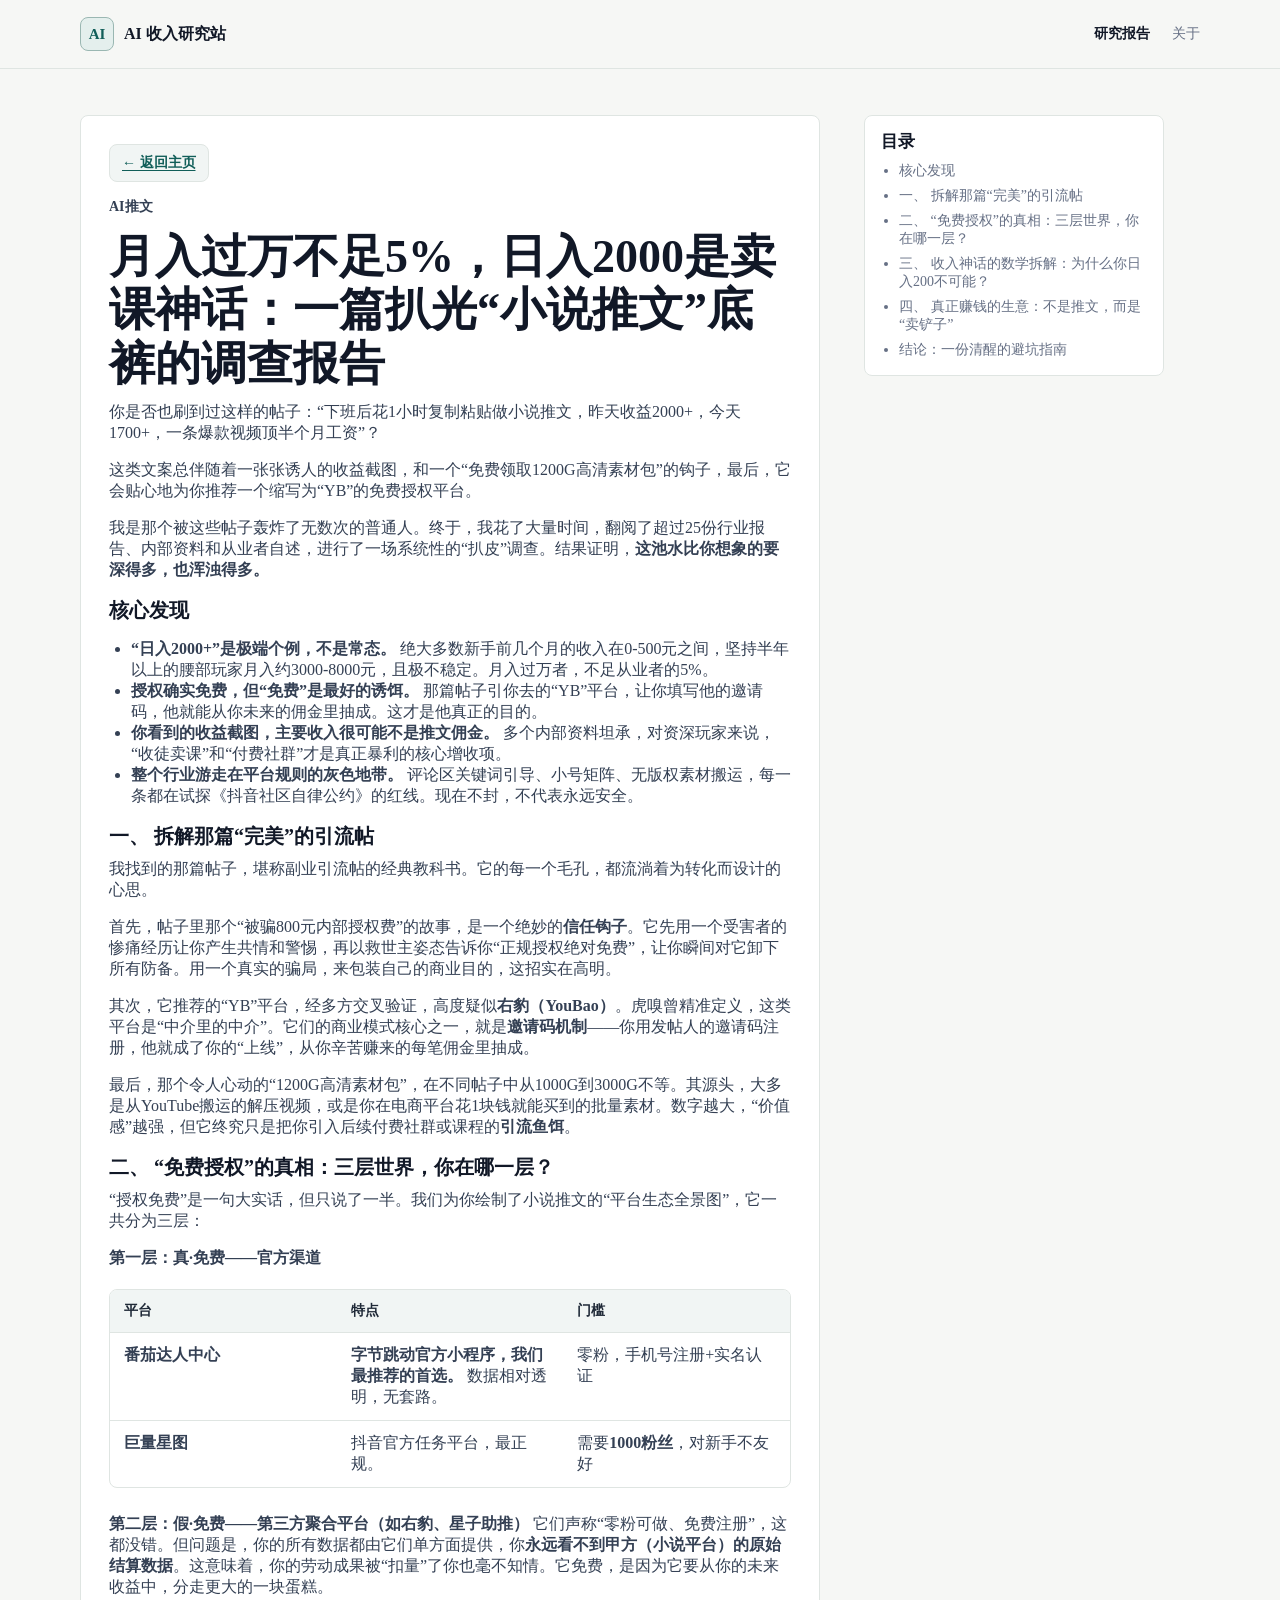
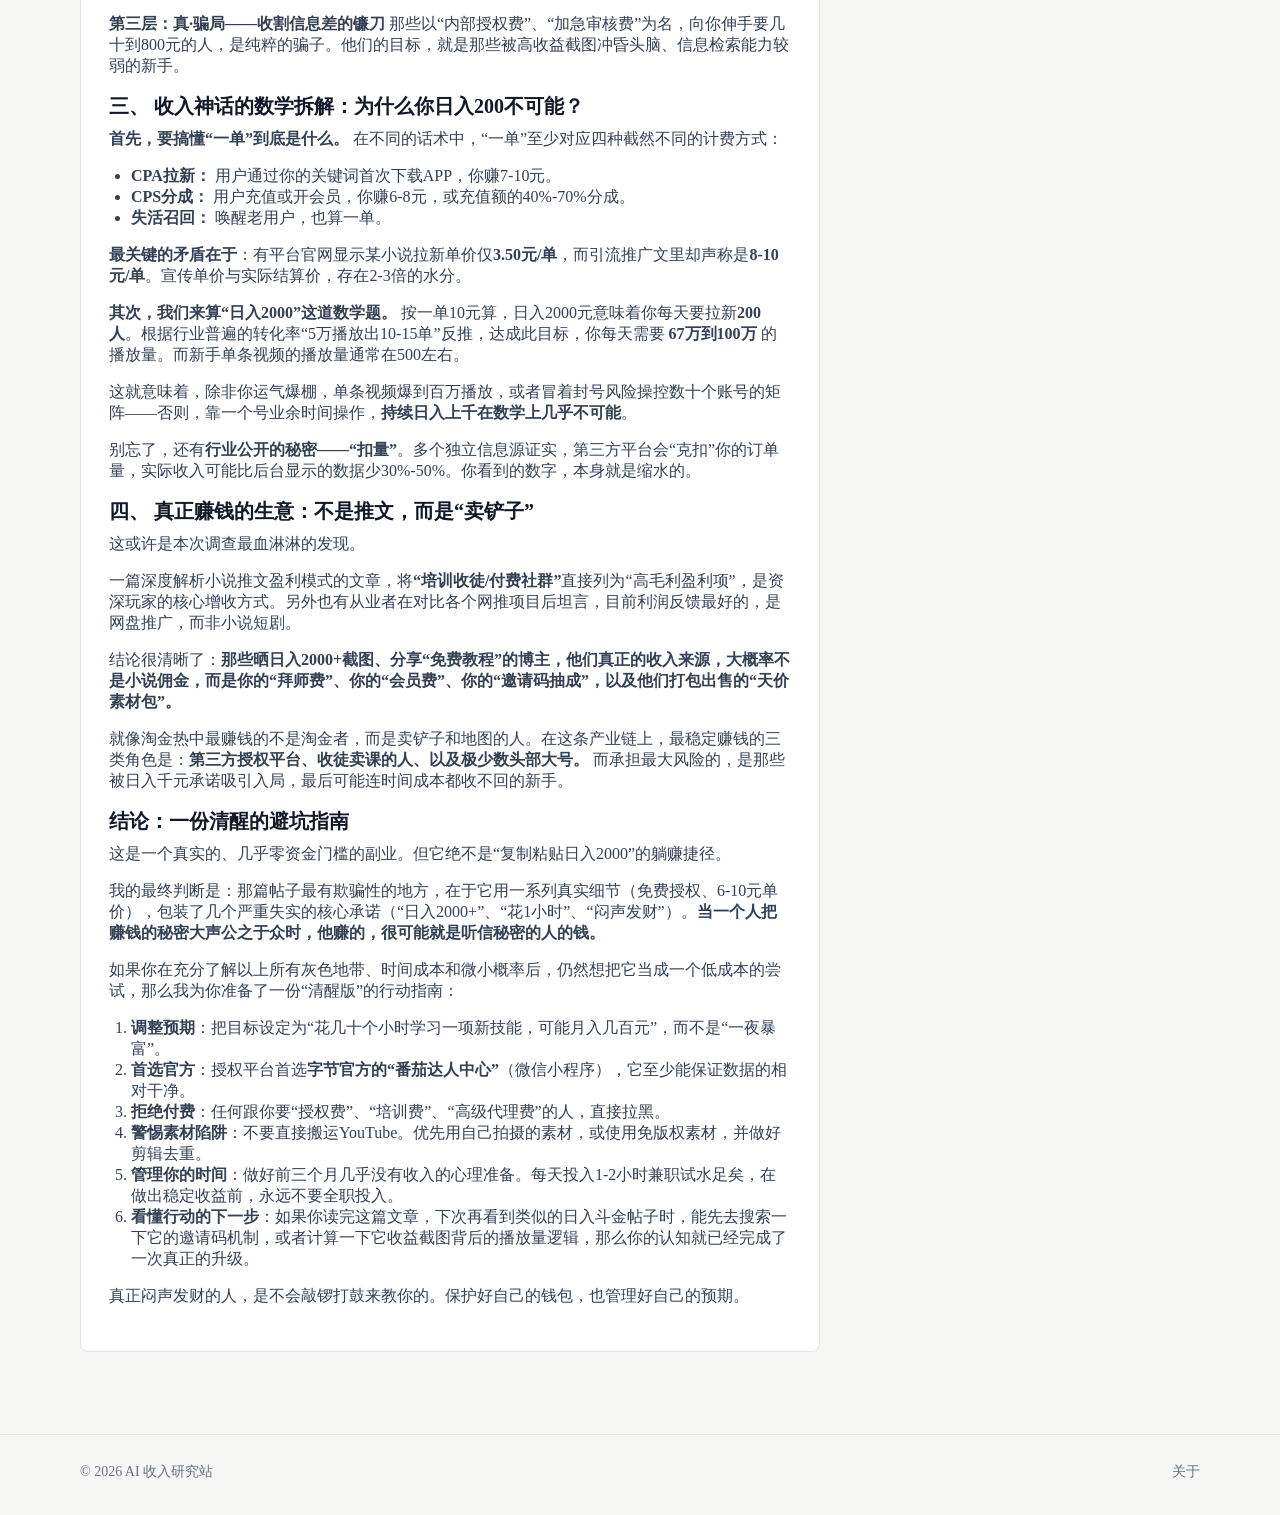
<file: reports/ai-tweet.html>
<!doctype html>
<html lang="zh-CN">
<head>
  <meta charset="utf-8">
  <meta name="viewport" content="width=device-width, initial-scale=1">
  <title>月入过万不足5%，日入2000是卖课神话：一篇扒光“小说推文”底裤的调查报告 | AI 收入研究站</title>
  <meta name="description" content="你是否也刷到过这样的帖子：“下班后花1小时复制粘贴做小说推文，昨天收益2000+，今天1700+，一条爆款视频顶半个月工资”？">
  <link rel="stylesheet" href="../assets/site.css">
  <script>
  var _hmt = _hmt || [];
  (function() {
    var hm = document.createElement("script");
    hm.src = "https://hm.baidu.com/hm.js?2c60a0d209457ae1375fba80d6c996bc";
    var s = document.getElementsByTagName("script")[0];
    s.parentNode.insertBefore(hm, s);
  })();
  </script>
</head>
<body>
  <header class="site-header">
    <div class="container nav">
      <a class="brand" href="../index.html">
        <span class="brand-mark">AI</span>
        <span>AI 收入研究站</span>
      </a>
      <nav class="nav-links" aria-label="主导航">
        <a href="../reports.html" aria-current="page">研究报告</a>
        <a href="../about.html">关于</a>
      </nav>
    </div>
  </header>

  <main class="section">
    <div class="container article-layout">
      <article class="article markdown-article">
        <a class="article-back" href="../index.html" aria-label="返回主页">← 返回主页</a>
        <p class="eyebrow">AI推文</p>
        <h1>月入过万不足5%，日入2000是卖课神话：一篇扒光“小说推文”底裤的调查报告</h1>
        <p>你是否也刷到过这样的帖子：“下班后花1小时复制粘贴做小说推文，昨天收益2000+，今天1700+，一条爆款视频顶半个月工资”？</p>
<p>这类文案总伴随着一张张诱人的收益截图，和一个“免费领取1200G高清素材包”的钩子，最后，它会贴心地为你推荐一个缩写为“YB”的免费授权平台。</p>
<p>我是那个被这些帖子轰炸了无数次的普通人。终于，我花了大量时间，翻阅了超过25份行业报告、内部资料和从业者自述，进行了一场系统性的“扒皮”调查。结果证明，<strong>这池水比你想象的要深得多，也浑浊得多。</strong></p>
<h3 id="核心发现">核心发现</h3>
<ul>
<li><strong>“日入2000+”是极端个例，不是常态。</strong> 绝大多数新手前几个月的收入在0-500元之间，坚持半年以上的腰部玩家月入约3000-8000元，且极不稳定。月入过万者，不足从业者的5%。</li>
<li><strong>授权确实免费，但“免费”是最好的诱饵。</strong> 那篇帖子引你去的“YB”平台，让你填写他的邀请码，他就能从你未来的佣金里抽成。这才是他真正的目的。</li>
<li><strong>你看到的收益截图，主要收入很可能不是推文佣金。</strong> 多个内部资料坦承，对资深玩家来说，“收徒卖课”和“付费社群”才是真正暴利的核心增收项。</li>
<li><strong>整个行业游走在平台规则的灰色地带。</strong> 评论区关键词引导、小号矩阵、无版权素材搬运，每一条都在试探《抖音社区自律公约》的红线。现在不封，不代表永远安全。</li>
</ul>
<h3 id="一-拆解那篇完美的引流帖">一、 拆解那篇“完美”的引流帖</h3>
<p>我找到的那篇帖子，堪称副业引流帖的经典教科书。它的每一个毛孔，都流淌着为转化而设计的心思。</p>
<p>首先，帖子里那个“被骗800元内部授权费”的故事，是一个绝妙的<strong>信任钩子</strong>。它先用一个受害者的惨痛经历让你产生共情和警惕，再以救世主姿态告诉你“正规授权绝对免费”，让你瞬间对它卸下所有防备。用一个真实的骗局，来包装自己的商业目的，这招实在高明。</p>
<p>其次，它推荐的“YB”平台，经多方交叉验证，高度疑似<strong>右豹（YouBao）</strong>。虎嗅曾精准定义，这类平台是“中介里的中介”。它们的商业模式核心之一，就是<strong>邀请码机制</strong>——你用发帖人的邀请码注册，他就成了你的“上线”，从你辛苦赚来的每笔佣金里抽成。</p>
<p>最后，那个令人心动的“1200G高清素材包”，在不同帖子中从1000G到3000G不等。其源头，大多是从YouTube搬运的解压视频，或是你在电商平台花1块钱就能买到的批量素材。数字越大，“价值感”越强，但它终究只是把你引入后续付费社群或课程的<strong>引流鱼饵</strong>。</p>
<h3 id="二-免费授权的真相三层世界你在哪一层">二、 “免费授权”的真相：三层世界，你在哪一层？</h3>
<p>“授权免费”是一句大实话，但只说了一半。我们为你绘制了小说推文的“平台生态全景图”，它一共分为三层：</p>
<p><strong>第一层：真·免费——官方渠道</strong></p>
<div class="table-wrap"><table>
<colgroup>
<col style="width: 33%" />
<col style="width: 33%" />
<col style="width: 33%" />
</colgroup>
<thead>
<tr>
<th style="text-align: left;">平台</th>
<th style="text-align: left;">特点</th>
<th style="text-align: left;">门槛</th>
</tr>
</thead>
<tbody>
<tr>
<td style="text-align: left;"><strong>番茄达人中心</strong></td>
<td style="text-align: left;"><strong>字节跳动官方小程序，我们最推荐的首选。</strong> 数据相对透明，无套路。</td>
<td style="text-align: left;">零粉，手机号注册+实名认证</td>
</tr>
<tr>
<td style="text-align: left;"><strong>巨量星图</strong></td>
<td style="text-align: left;">抖音官方任务平台，最正规。</td>
<td style="text-align: left;">需要<strong>1000粉丝</strong>，对新手不友好</td>
</tr>
</tbody>
</table></div>
<p><strong>第二层：假·免费——第三方聚合平台（如右豹、星子助推）</strong> 它们声称“零粉可做、免费注册”，这都没错。但问题是，你的所有数据都由它们单方面提供，你<strong>永远看不到甲方（小说平台）的原始结算数据</strong>。这意味着，你的劳动成果被“扣量”了你也毫不知情。它免费，是因为它要从你的未来收益中，分走更大的一块蛋糕。</p>
<p><strong>第三层：真·骗局——收割信息差的镰刀</strong> 那些以“内部授权费”、“加急审核费”为名，向你伸手要几十到800元的人，是纯粹的骗子。他们的目标，就是那些被高收益截图冲昏头脑、信息检索能力较弱的新手。</p>
<h3 id="三-收入神话的数学拆解为什么你日入200不可能">三、 收入神话的数学拆解：为什么你日入200不可能？</h3>
<p><strong>首先，要搞懂“一单”到底是什么。</strong> 在不同的话术中，“一单”至少对应四种截然不同的计费方式：</p>
<ul>
<li><strong>CPA拉新：</strong> 用户通过你的关键词首次下载APP，你赚7-10元。</li>
<li><strong>CPS分成：</strong> 用户充值或开会员，你赚6-8元，或充值额的40%-70%分成。</li>
<li><strong>失活召回：</strong> 唤醒老用户，也算一单。</li>
</ul>
<p><strong>最关键的矛盾在于</strong>：有平台官网显示某小说拉新单价仅<strong>3.50元/单</strong>，而引流推广文里却声称是<strong>8-10元/单</strong>。宣传单价与实际结算价，存在2-3倍的水分。</p>
<p><strong>其次，我们来算“日入2000”这道数学题。</strong> 按一单10元算，日入2000元意味着你每天要拉新<strong>200人</strong>。根据行业普遍的转化率“5万播放出10-15单”反推，达成此目标，你每天需要 <strong>67万到100万</strong> 的播放量。而新手单条视频的播放量通常在500左右。</p>
<p>这就意味着，除非你运气爆棚，单条视频爆到百万播放，或者冒着封号风险操控数十个账号的矩阵——否则，靠一个号业余时间操作，<strong>持续日入上千在数学上几乎不可能</strong>。</p>
<p>别忘了，还有<strong>行业公开的秘密——“扣量”</strong>。多个独立信息源证实，第三方平台会“克扣”你的订单量，实际收入可能比后台显示的数据少30%-50%。你看到的数字，本身就是缩水的。</p>
<h3 id="四-真正赚钱的生意不是推文而是卖铲子">四、 真正赚钱的生意：不是推文，而是“卖铲子”</h3>
<p>这或许是本次调查最血淋淋的发现。</p>
<p>一篇深度解析小说推文盈利模式的文章，将<strong>“培训收徒/付费社群”</strong>直接列为“高毛利盈利项”，是资深玩家的核心增收方式。另外也有从业者在对比各个网推项目后坦言，目前利润反馈最好的，是网盘推广，而非小说短剧。</p>
<p>结论很清晰了：<strong>那些晒日入2000+截图、分享“免费教程”的博主，他们真正的收入来源，大概率不是小说佣金，而是你的“拜师费”、你的“会员费”、你的“邀请码抽成”，以及他们打包出售的“天价素材包”。</strong></p>
<p>就像淘金热中最赚钱的不是淘金者，而是卖铲子和地图的人。在这条产业链上，最稳定赚钱的三类角色是：<strong>第三方授权平台、收徒卖课的人、以及极少数头部大号。</strong> 而承担最大风险的，是那些被日入千元承诺吸引入局，最后可能连时间成本都收不回的新手。</p>
<h3 id="结论一份清醒的避坑指南">结论：一份清醒的避坑指南</h3>
<p>这是一个真实的、几乎零资金门槛的副业。但它绝不是“复制粘贴日入2000”的躺赚捷径。</p>
<p>我的最终判断是：那篇帖子最有欺骗性的地方，在于它用一系列真实细节（免费授权、6-10元单价），包装了几个严重失实的核心承诺（“日入2000+”、“花1小时”、“闷声发财”）。<strong>当一个人把赚钱的秘密大声公之于众时，他赚的，很可能就是听信秘密的人的钱。</strong></p>
<p>如果你在充分了解以上所有灰色地带、时间成本和微小概率后，仍然想把它当成一个低成本的尝试，那么我为你准备了一份“清醒版”的行动指南：</p>
<ol type="1">
<li><strong>调整预期</strong>：把目标设定为“花几十个小时学习一项新技能，可能月入几百元”，而不是“一夜暴富”。</li>
<li><strong>首选官方</strong>：授权平台首选<strong>字节官方的“番茄达人中心”</strong>（微信小程序），它至少能保证数据的相对干净。</li>
<li><strong>拒绝付费</strong>：任何跟你要“授权费”、“培训费”、“高级代理费”的人，直接拉黑。</li>
<li><strong>警惕素材陷阱</strong>：不要直接搬运YouTube。优先用自己拍摄的素材，或使用免版权素材，并做好剪辑去重。</li>
<li><strong>管理你的时间</strong>：做好前三个月几乎没有收入的心理准备。每天投入1-2小时兼职试水足矣，在做出稳定收益前，永远不要全职投入。</li>
<li><strong>看懂行动的下一步</strong>：如果你读完这篇文章，下次再看到类似的日入斗金帖子时，能先去搜索一下它的邀请码机制，或者计算一下它收益截图背后的播放量逻辑，那么你的认知就已经完成了一次真正的升级。</li>
</ol>
<p>真正闷声发财的人，是不会敲锣打鼓来教你的。保护好自己的钱包，也管理好自己的预期。</p>

      </article>

      <aside class="sidebar" aria-label="文章辅助信息">
        <div class="side-box">
          <h2>目录</h2>
          <ul>
            <li class="toc-level-3"><a href="#核心发现">核心发现</a></li>
<li class="toc-level-3"><a href="#一-拆解那篇完美的引流帖">一、 拆解那篇“完美”的引流帖</a></li>
<li class="toc-level-3"><a href="#二-免费授权的真相三层世界你在哪一层">二、 “免费授权”的真相：三层世界，你在哪一层？</a></li>
<li class="toc-level-3"><a href="#三-收入神话的数学拆解为什么你日入200不可能">三、 收入神话的数学拆解：为什么你日入200不可能？</a></li>
<li class="toc-level-3"><a href="#四-真正赚钱的生意不是推文而是卖铲子">四、 真正赚钱的生意：不是推文，而是“卖铲子”</a></li>
<li class="toc-level-3"><a href="#结论一份清醒的避坑指南">结论：一份清醒的避坑指南</a></li>
          </ul>
        </div>
      </aside>
    </div>
  </main>

  <footer class="site-footer">
    <div class="container footer-grid">
      <span>© 2026 AI 收入研究站</span>
      <div class="footer-links">
        <a href="../about.html">关于</a>
      </div>
    </div>
  </footer>
</body>
</html>
</file>
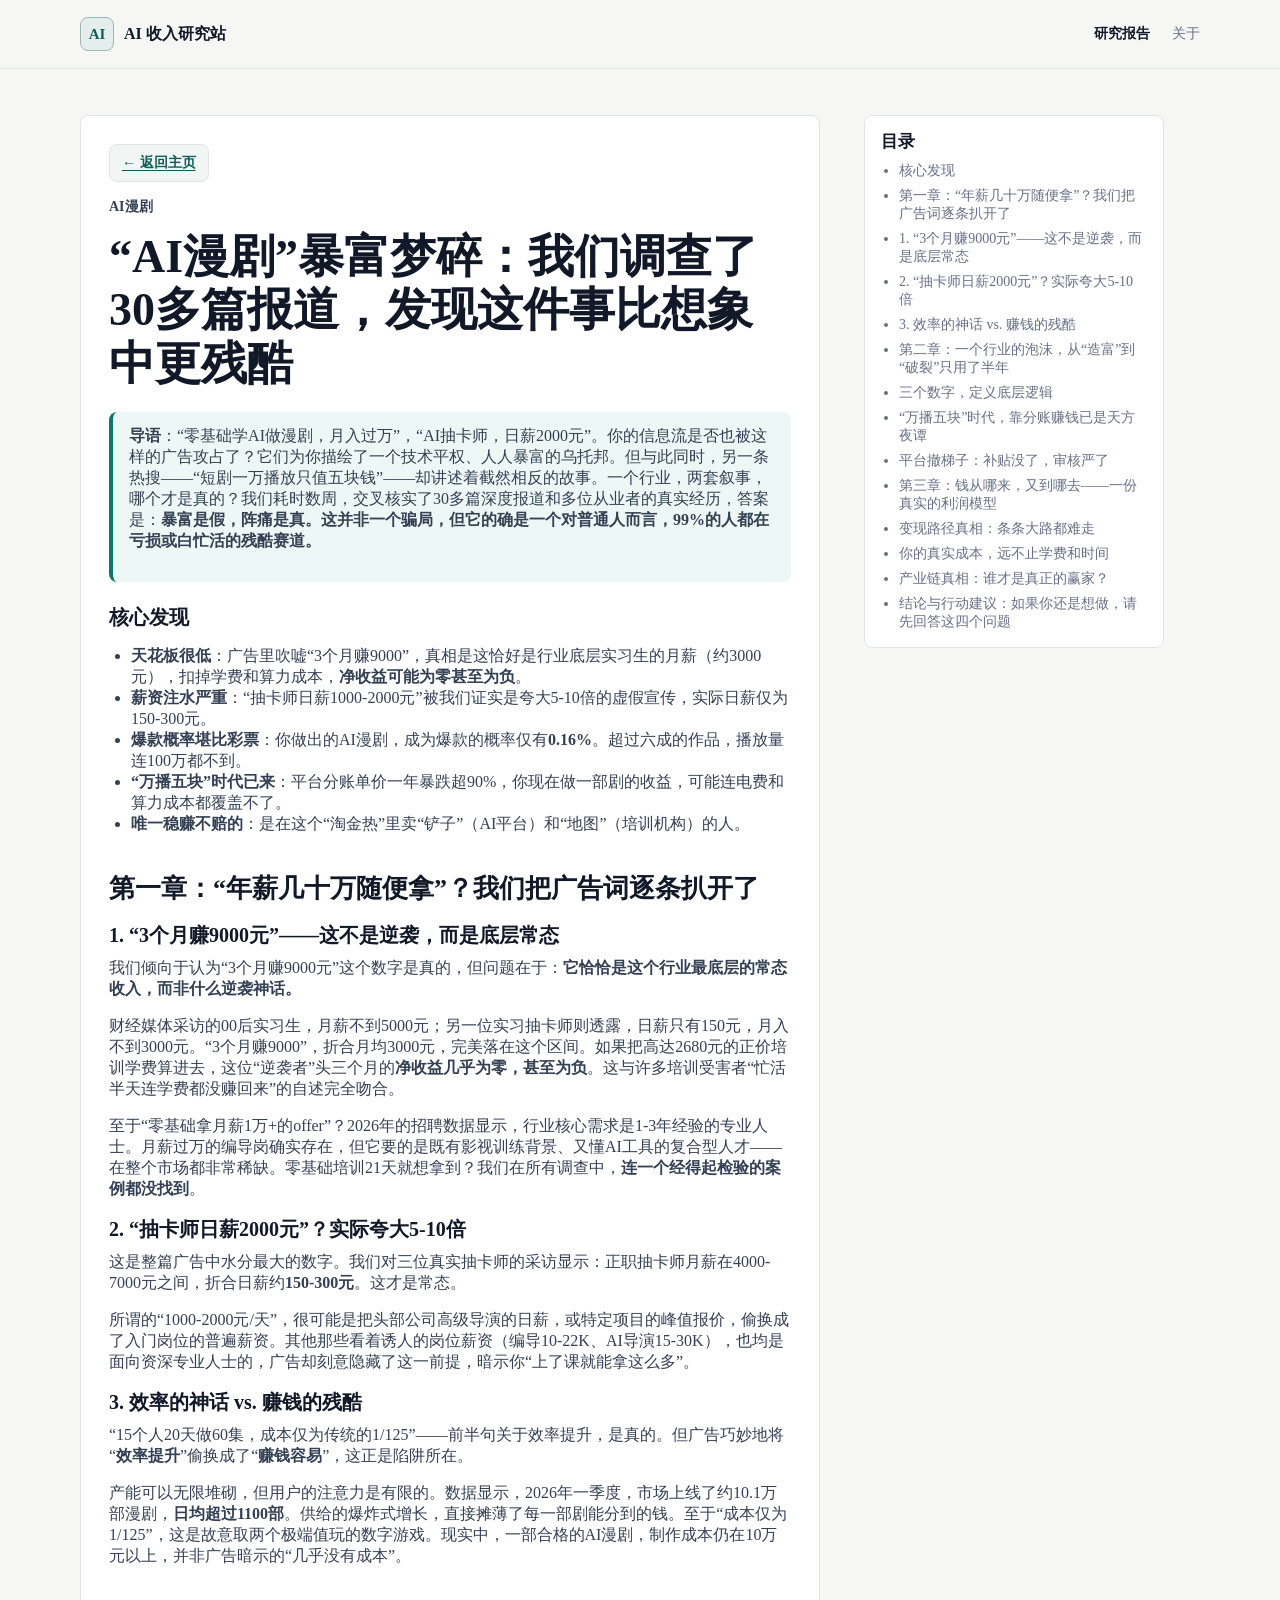
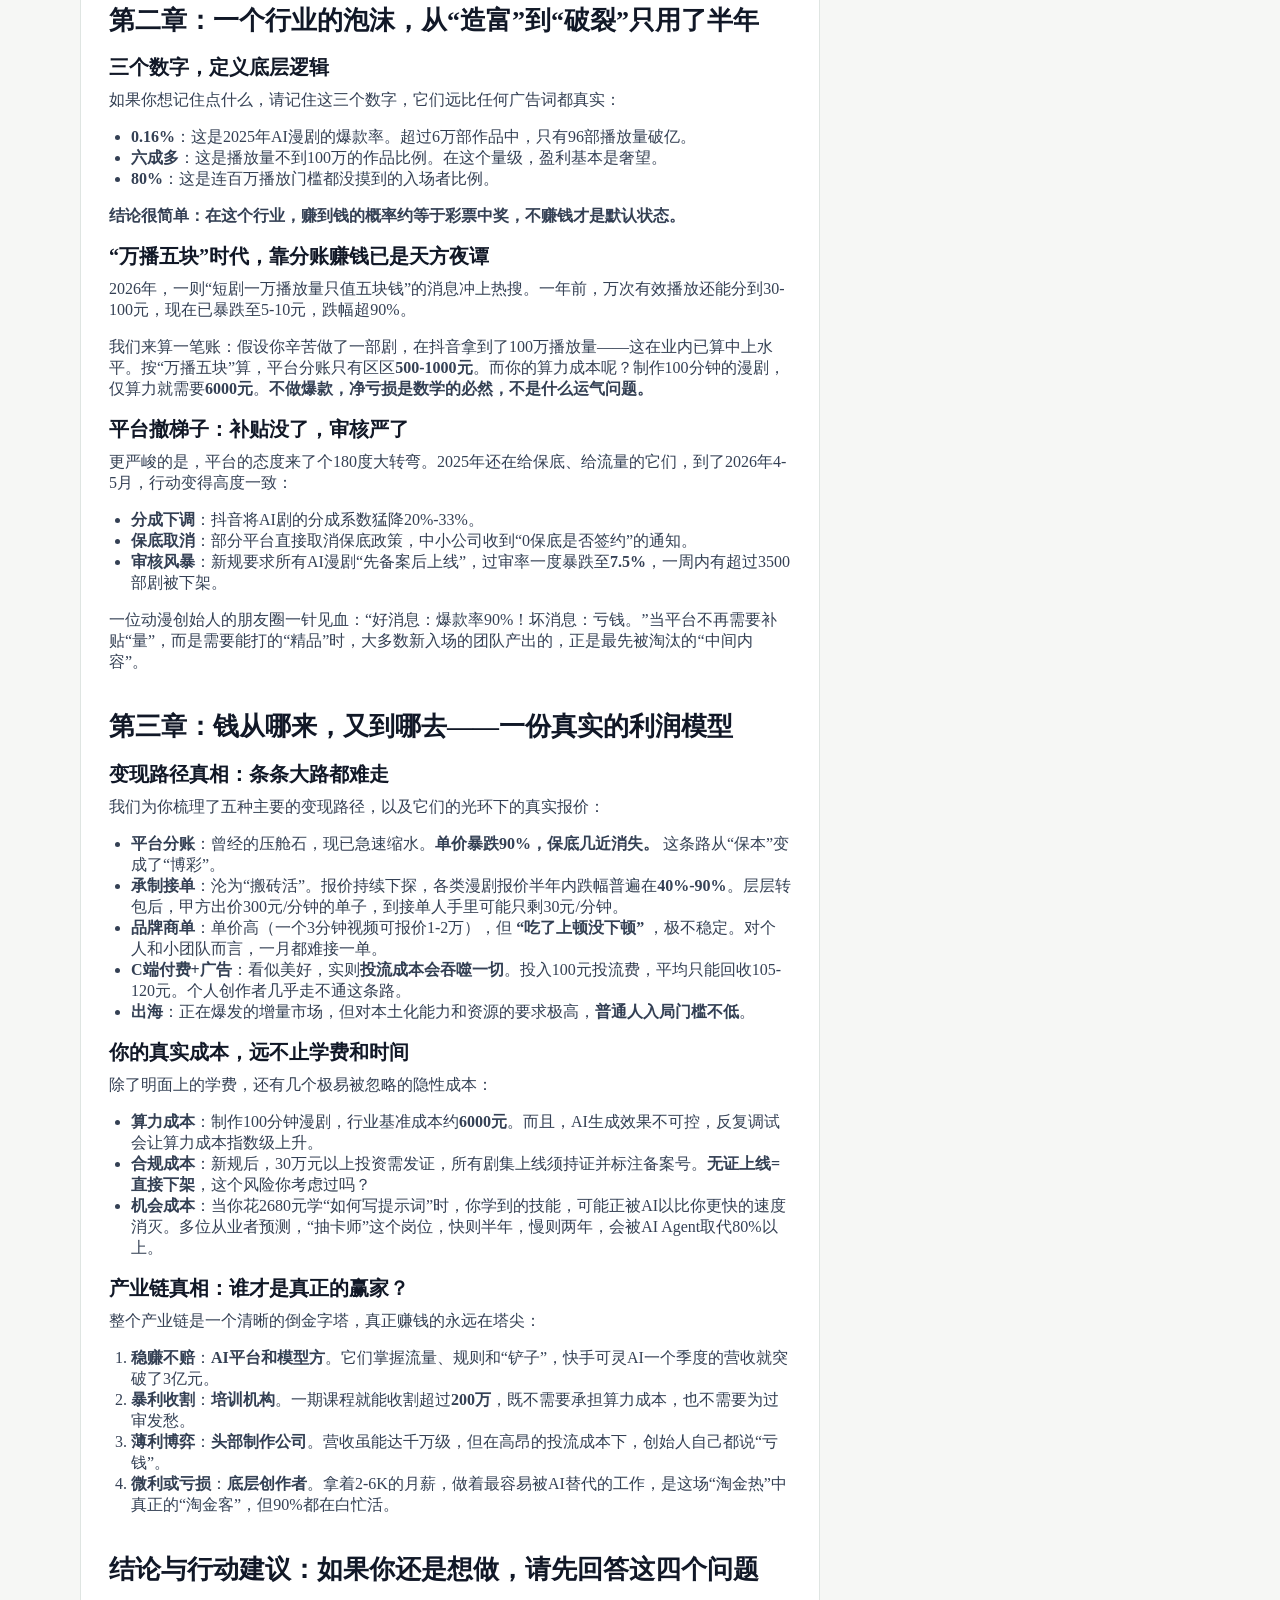
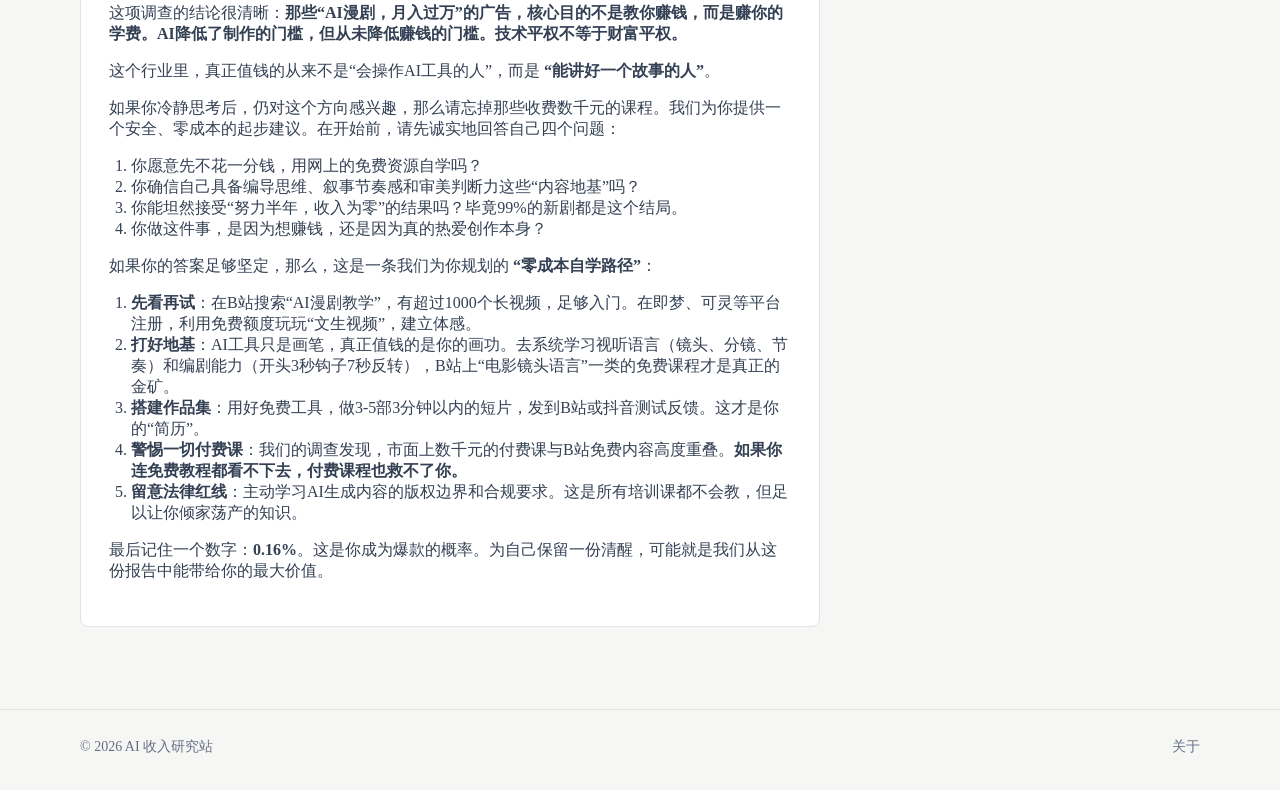
<file: reports/ai-video-cartoon.html>
<!doctype html>
<html lang="zh-CN">
<head>
  <meta charset="utf-8">
  <meta name="viewport" content="width=device-width, initial-scale=1">
  <title>“AI漫剧”暴富梦碎：我们调查了30多篇报道，发现这件事比想象中更残酷 | AI 收入研究站</title>
  <meta name="description" content="导语：“零基础学AI做漫剧，月入过万”，“AI抽卡师，日薪2000元”。你的信息流是否也被这样的广告攻占了？它们为你描绘了一个技术平权、人人暴富的乌托邦。但与此同时，另一条热搜——“短剧一万播放只值五块钱”——却讲述着截然相反的故事。一个行业，两套叙事，哪个才是真的？我们耗时数周，交叉核实了30多篇">
  <link rel="stylesheet" href="../assets/site.css">
  <script>
  var _hmt = _hmt || [];
  (function() {
    var hm = document.createElement("script");
    hm.src = "https://hm.baidu.com/hm.js?2c60a0d209457ae1375fba80d6c996bc";
    var s = document.getElementsByTagName("script")[0];
    s.parentNode.insertBefore(hm, s);
  })();
  </script>
</head>
<body>
  <header class="site-header">
    <div class="container nav">
      <a class="brand" href="../index.html">
        <span class="brand-mark">AI</span>
        <span>AI 收入研究站</span>
      </a>
      <nav class="nav-links" aria-label="主导航">
        <a href="../reports.html" aria-current="page">研究报告</a>
        <a href="../about.html">关于</a>
      </nav>
    </div>
  </header>

  <main class="section">
    <div class="container article-layout">
      <article class="article markdown-article">
        <a class="article-back" href="../index.html" aria-label="返回主页">← 返回主页</a>
        <p class="eyebrow">AI漫剧</p>
        <h1>“AI漫剧”暴富梦碎：我们调查了30多篇报道，发现这件事比想象中更残酷</h1>
        <blockquote>
<p><strong>导语</strong>：“零基础学AI做漫剧，月入过万”，“AI抽卡师，日薪2000元”。你的信息流是否也被这样的广告攻占了？它们为你描绘了一个技术平权、人人暴富的乌托邦。但与此同时，另一条热搜——“短剧一万播放只值五块钱”——却讲述着截然相反的故事。一个行业，两套叙事，哪个才是真的？我们耗时数周，交叉核实了30多篇深度报道和多位从业者的真实经历，答案是：<strong>暴富是假，阵痛是真。这并非一个骗局，但它的确是一个对普通人而言，99%的人都在亏损或白忙活的残酷赛道。</strong></p>
</blockquote>
<h3 id="核心发现">核心发现</h3>
<ul>
<li><strong>天花板很低</strong>：广告里吹嘘“3个月赚9000”，真相是这恰好是行业底层实习生的月薪（约3000元），扣掉学费和算力成本，<strong>净收益可能为零甚至为负</strong>。</li>
<li><strong>薪资注水严重</strong>：“抽卡师日薪1000-2000元”被我们证实是夸大5-10倍的虚假宣传，实际日薪仅为150-300元。</li>
<li><strong>爆款概率堪比彩票</strong>：你做出的AI漫剧，成为爆款的概率仅有<strong>0.16%</strong>。超过六成的作品，播放量连100万都不到。</li>
<li><strong>“万播五块”时代已来</strong>：平台分账单价一年暴跌超90%，你现在做一部剧的收益，可能连电费和算力成本都覆盖不了。</li>
<li><strong>唯一稳赚不赔的</strong>：是在这个“淘金热”里卖“铲子”（AI平台）和“地图”（培训机构）的人。</li>
</ul>
<h2 id="第一章年薪几十万随便拿我们把广告词逐条扒开了">第一章：“年薪几十万随便拿”？我们把广告词逐条扒开了</h2>
<h3 id="个月赚9000元这不是逆袭而是底层常态">1. “3个月赚9000元”——这不是逆袭，而是底层常态</h3>
<p>我们倾向于认为“3个月赚9000元”这个数字是真的，但问题在于：<strong>它恰恰是这个行业最底层的常态收入，而非什么逆袭神话。</strong></p>
<p>财经媒体采访的00后实习生，月薪不到5000元；另一位实习抽卡师则透露，日薪只有150元，月入不到3000元。“3个月赚9000”，折合月均3000元，完美落在这个区间。如果把高达2680元的正价培训学费算进去，这位“逆袭者”头三个月的<strong>净收益几乎为零，甚至为负</strong>。这与许多培训受害者“忙活半天连学费都没赚回来”的自述完全吻合。</p>
<p>至于“零基础拿月薪1万+的offer”？2026年的招聘数据显示，行业核心需求是1-3年经验的专业人士。月薪过万的编导岗确实存在，但它要的是既有影视训练背景、又懂AI工具的复合型人才——在整个市场都非常稀缺。零基础培训21天就想拿到？我们在所有调查中，<strong>连一个经得起检验的案例都没找到</strong>。</p>
<h3 id="抽卡师日薪2000元实际夸大5-10倍">2. “抽卡师日薪2000元”？实际夸大5-10倍</h3>
<p>这是整篇广告中水分最大的数字。我们对三位真实抽卡师的采访显示：正职抽卡师月薪在4000-7000元之间，折合日薪约<strong>150-300元</strong>。这才是常态。</p>
<p>所谓的“1000-2000元/天”，很可能是把头部公司高级导演的日薪，或特定项目的峰值报价，偷换成了入门岗位的普遍薪资。其他那些看着诱人的岗位薪资（编导10-22K、AI导演15-30K），也均是面向资深专业人士的，广告却刻意隐藏了这一前提，暗示你“上了课就能拿这么多”。</p>
<h3 id="效率的神话-vs.-赚钱的残酷">3. 效率的神话 vs. 赚钱的残酷</h3>
<p>“15个人20天做60集，成本仅为传统的1/125”——前半句关于效率提升，是真的。但广告巧妙地将“<strong>效率提升</strong>”偷换成了“<strong>赚钱容易</strong>”，这正是陷阱所在。</p>
<p>产能可以无限堆砌，但用户的注意力是有限的。数据显示，2026年一季度，市场上线了约10.1万部漫剧，<strong>日均超过1100部</strong>。供给的爆炸式增长，直接摊薄了每一部剧能分到的钱。至于“成本仅为1/125”，这是故意取两个极端值玩的数字游戏。现实中，一部合格的AI漫剧，制作成本仍在10万元以上，并非广告暗示的“几乎没有成本”。</p>
<h2 id="第二章一个行业的泡沫从造富到破裂只用了半年">第二章：一个行业的泡沫，从“造富”到“破裂”只用了半年</h2>
<h3 id="三个数字定义底层逻辑">三个数字，定义底层逻辑</h3>
<p>如果你想记住点什么，请记住这三个数字，它们远比任何广告词都真实：</p>
<ul>
<li><strong>0.16%</strong>：这是2025年AI漫剧的爆款率。超过6万部作品中，只有96部播放量破亿。</li>
<li><strong>六成多</strong>：这是播放量不到100万的作品比例。在这个量级，盈利基本是奢望。</li>
<li><strong>80%</strong>：这是连百万播放门槛都没摸到的入场者比例。</li>
</ul>
<p><strong>结论很简单：在这个行业，赚到钱的概率约等于彩票中奖，不赚钱才是默认状态。</strong></p>
<h3 id="万播五块时代靠分账赚钱已是天方夜谭">“万播五块”时代，靠分账赚钱已是天方夜谭</h3>
<p>2026年，一则“短剧一万播放量只值五块钱”的消息冲上热搜。一年前，万次有效播放还能分到30-100元，现在已暴跌至5-10元，跌幅超90%。</p>
<p>我们来算一笔账：假设你辛苦做了一部剧，在抖音拿到了100万播放量——这在业内已算中上水平。按“万播五块”算，平台分账只有区区<strong>500-1000元</strong>。而你的算力成本呢？制作100分钟的漫剧，仅算力就需要<strong>6000元</strong>。<strong>不做爆款，净亏损是数学的必然，不是什么运气问题。</strong></p>
<h3 id="平台撤梯子补贴没了审核严了">平台撤梯子：补贴没了，审核严了</h3>
<p>更严峻的是，平台的态度来了个180度大转弯。2025年还在给保底、给流量的它们，到了2026年4-5月，行动变得高度一致：</p>
<ul>
<li><strong>分成下调</strong>：抖音将AI剧的分成系数猛降20%-33%。</li>
<li><strong>保底取消</strong>：部分平台直接取消保底政策，中小公司收到“0保底是否签约”的通知。</li>
<li><strong>审核风暴</strong>：新规要求所有AI漫剧“先备案后上线”，过审率一度暴跌至<strong>7.5%</strong>，一周内有超过3500部剧被下架。</li>
</ul>
<p>一位动漫创始人的朋友圈一针见血：“好消息：爆款率90%！坏消息：亏钱。”当平台不再需要补贴“量”，而是需要能打的“精品”时，大多数新入场的团队产出的，正是最先被淘汰的“中间内容”。</p>
<h2 id="第三章钱从哪来又到哪去一份真实的利润模型">第三章：钱从哪来，又到哪去——一份真实的利润模型</h2>
<h3 id="变现路径真相条条大路都难走">变现路径真相：条条大路都难走</h3>
<p>我们为你梳理了五种主要的变现路径，以及它们的光环下的真实报价：</p>
<ul>
<li><strong>平台分账</strong>：曾经的压舱石，现已急速缩水。<strong>单价暴跌90%，保底几近消失。</strong> 这条路从“保本”变成了“博彩”。</li>
<li><strong>承制接单</strong>：沦为“搬砖活”。报价持续下探，各类漫剧报价半年内跌幅普遍在<strong>40%-90%</strong>。层层转包后，甲方出价300元/分钟的单子，到接单人手里可能只剩30元/分钟。</li>
<li><strong>品牌商单</strong>：单价高（一个3分钟视频可报价1-2万），但 <strong>“吃了上顿没下顿”</strong> ，极不稳定。对个人和小团队而言，一月都难接一单。</li>
<li><strong>C端付费+广告</strong>：看似美好，实则<strong>投流成本会吞噬一切</strong>。投入100元投流费，平均只能回收105-120元。个人创作者几乎走不通这条路。</li>
<li><strong>出海</strong>：正在爆发的增量市场，但对本土化能力和资源的要求极高，<strong>普通人入局门槛不低</strong>。</li>
</ul>
<h3 id="你的真实成本远不止学费和时间">你的真实成本，远不止学费和时间</h3>
<p>除了明面上的学费，还有几个极易被忽略的隐性成本：</p>
<ul>
<li><strong>算力成本</strong>：制作100分钟漫剧，行业基准成本约<strong>6000元</strong>。而且，AI生成效果不可控，反复调试会让算力成本指数级上升。</li>
<li><strong>合规成本</strong>：新规后，30万元以上投资需发证，所有剧集上线须持证并标注备案号。<strong>无证上线=直接下架</strong>，这个风险你考虑过吗？</li>
<li><strong>机会成本</strong>：当你花2680元学“如何写提示词”时，你学到的技能，可能正被AI以比你更快的速度消灭。多位从业者预测，“抽卡师”这个岗位，快则半年，慢则两年，会被AI Agent取代80%以上。</li>
</ul>
<h3 id="产业链真相谁才是真正的赢家">产业链真相：谁才是真正的赢家？</h3>
<p>整个产业链是一个清晰的倒金字塔，真正赚钱的永远在塔尖：</p>
<ol type="1">
<li><strong>稳赚不赔</strong>：<strong>AI平台和模型方</strong>。它们掌握流量、规则和“铲子”，快手可灵AI一个季度的营收就突破了3亿元。</li>
<li><strong>暴利收割</strong>：<strong>培训机构</strong>。一期课程就能收割超过<strong>200万</strong>，既不需要承担算力成本，也不需要为过审发愁。</li>
<li><strong>薄利博弈</strong>：<strong>头部制作公司</strong>。营收虽能达千万级，但在高昂的投流成本下，创始人自己都说“亏钱”。</li>
<li><strong>微利或亏损</strong>：<strong>底层创作者</strong>。拿着2-6K的月薪，做着最容易被AI替代的工作，是这场“淘金热”中真正的“淘金客”，但90%都在白忙活。</li>
</ol>
<h2 id="结论与行动建议如果你还是想做请先回答这四个问题">结论与行动建议：如果你还是想做，请先回答这四个问题</h2>
<p>这项调查的结论很清晰：<strong>那些“AI漫剧，月入过万”的广告，核心目的不是教你赚钱，而是赚你的学费。AI降低了制作的门槛，但从未降低赚钱的门槛。技术平权不等于财富平权。</strong></p>
<p>这个行业里，真正值钱的从来不是“会操作AI工具的人”，而是 <strong>“能讲好一个故事的人”</strong>。</p>
<p>如果你冷静思考后，仍对这个方向感兴趣，那么请忘掉那些收费数千元的课程。我们为你提供一个安全、零成本的起步建议。在开始前，请先诚实地回答自己四个问题：</p>
<ol type="1">
<li>你愿意先不花一分钱，用网上的免费资源自学吗？</li>
<li>你确信自己具备编导思维、叙事节奏感和审美判断力这些“内容地基”吗？</li>
<li>你能坦然接受“努力半年，收入为零”的结果吗？毕竟99%的新剧都是这个结局。</li>
<li>你做这件事，是因为想赚钱，还是因为真的热爱创作本身？</li>
</ol>
<p>如果你的答案足够坚定，那么，这是一条我们为你规划的 <strong>“零成本自学路径”</strong>：</p>
<ol type="1">
<li><strong>先看再试</strong>：在B站搜索“AI漫剧教学”，有超过1000个长视频，足够入门。在即梦、可灵等平台注册，利用免费额度玩玩“文生视频”，建立体感。</li>
<li><strong>打好地基</strong>：AI工具只是画笔，真正值钱的是你的画功。去系统学习视听语言（镜头、分镜、节奏）和编剧能力（开头3秒钩子7秒反转），B站上“电影镜头语言”一类的免费课程才是真正的金矿。</li>
<li><strong>搭建作品集</strong>：用好免费工具，做3-5部3分钟以内的短片，发到B站或抖音测试反馈。这才是你的“简历”。</li>
<li><strong>警惕一切付费课</strong>：我们的调查发现，市面上数千元的付费课与B站免费内容高度重叠。<strong>如果你连免费教程都看不下去，付费课程也救不了你。</strong></li>
<li><strong>留意法律红线</strong>：主动学习AI生成内容的版权边界和合规要求。这是所有培训课都不会教，但足以让你倾家荡产的知识。</li>
</ol>
<p>最后记住一个数字：<strong>0.16%</strong>。这是你成为爆款的概率。为自己保留一份清醒，可能就是我们从这份报告中能带给你的最大价值。</p>

      </article>

      <aside class="sidebar" aria-label="文章辅助信息">
        <div class="side-box">
          <h2>目录</h2>
          <ul>
            <li class="toc-level-3"><a href="#核心发现">核心发现</a></li>
<li class="toc-level-2"><a href="#第一章年薪几十万随便拿我们把广告词逐条扒开了">第一章：“年薪几十万随便拿”？我们把广告词逐条扒开了</a></li>
<li class="toc-level-3"><a href="#个月赚9000元这不是逆袭而是底层常态">1. “3个月赚9000元”——这不是逆袭，而是底层常态</a></li>
<li class="toc-level-3"><a href="#抽卡师日薪2000元实际夸大5-10倍">2. “抽卡师日薪2000元”？实际夸大5-10倍</a></li>
<li class="toc-level-3"><a href="#效率的神话-vs.-赚钱的残酷">3. 效率的神话 vs. 赚钱的残酷</a></li>
<li class="toc-level-2"><a href="#第二章一个行业的泡沫从造富到破裂只用了半年">第二章：一个行业的泡沫，从“造富”到“破裂”只用了半年</a></li>
<li class="toc-level-3"><a href="#三个数字定义底层逻辑">三个数字，定义底层逻辑</a></li>
<li class="toc-level-3"><a href="#万播五块时代靠分账赚钱已是天方夜谭">“万播五块”时代，靠分账赚钱已是天方夜谭</a></li>
<li class="toc-level-3"><a href="#平台撤梯子补贴没了审核严了">平台撤梯子：补贴没了，审核严了</a></li>
<li class="toc-level-2"><a href="#第三章钱从哪来又到哪去一份真实的利润模型">第三章：钱从哪来，又到哪去——一份真实的利润模型</a></li>
<li class="toc-level-3"><a href="#变现路径真相条条大路都难走">变现路径真相：条条大路都难走</a></li>
<li class="toc-level-3"><a href="#你的真实成本远不止学费和时间">你的真实成本，远不止学费和时间</a></li>
<li class="toc-level-3"><a href="#产业链真相谁才是真正的赢家">产业链真相：谁才是真正的赢家？</a></li>
<li class="toc-level-2"><a href="#结论与行动建议如果你还是想做请先回答这四个问题">结论与行动建议：如果你还是想做，请先回答这四个问题</a></li>
          </ul>
        </div>
      </aside>
    </div>
  </main>

  <footer class="site-footer">
    <div class="container footer-grid">
      <span>© 2026 AI 收入研究站</span>
      <div class="footer-links">
        <a href="../about.html">关于</a>
      </div>
    </div>
  </footer>
</body>
</html>
</file>
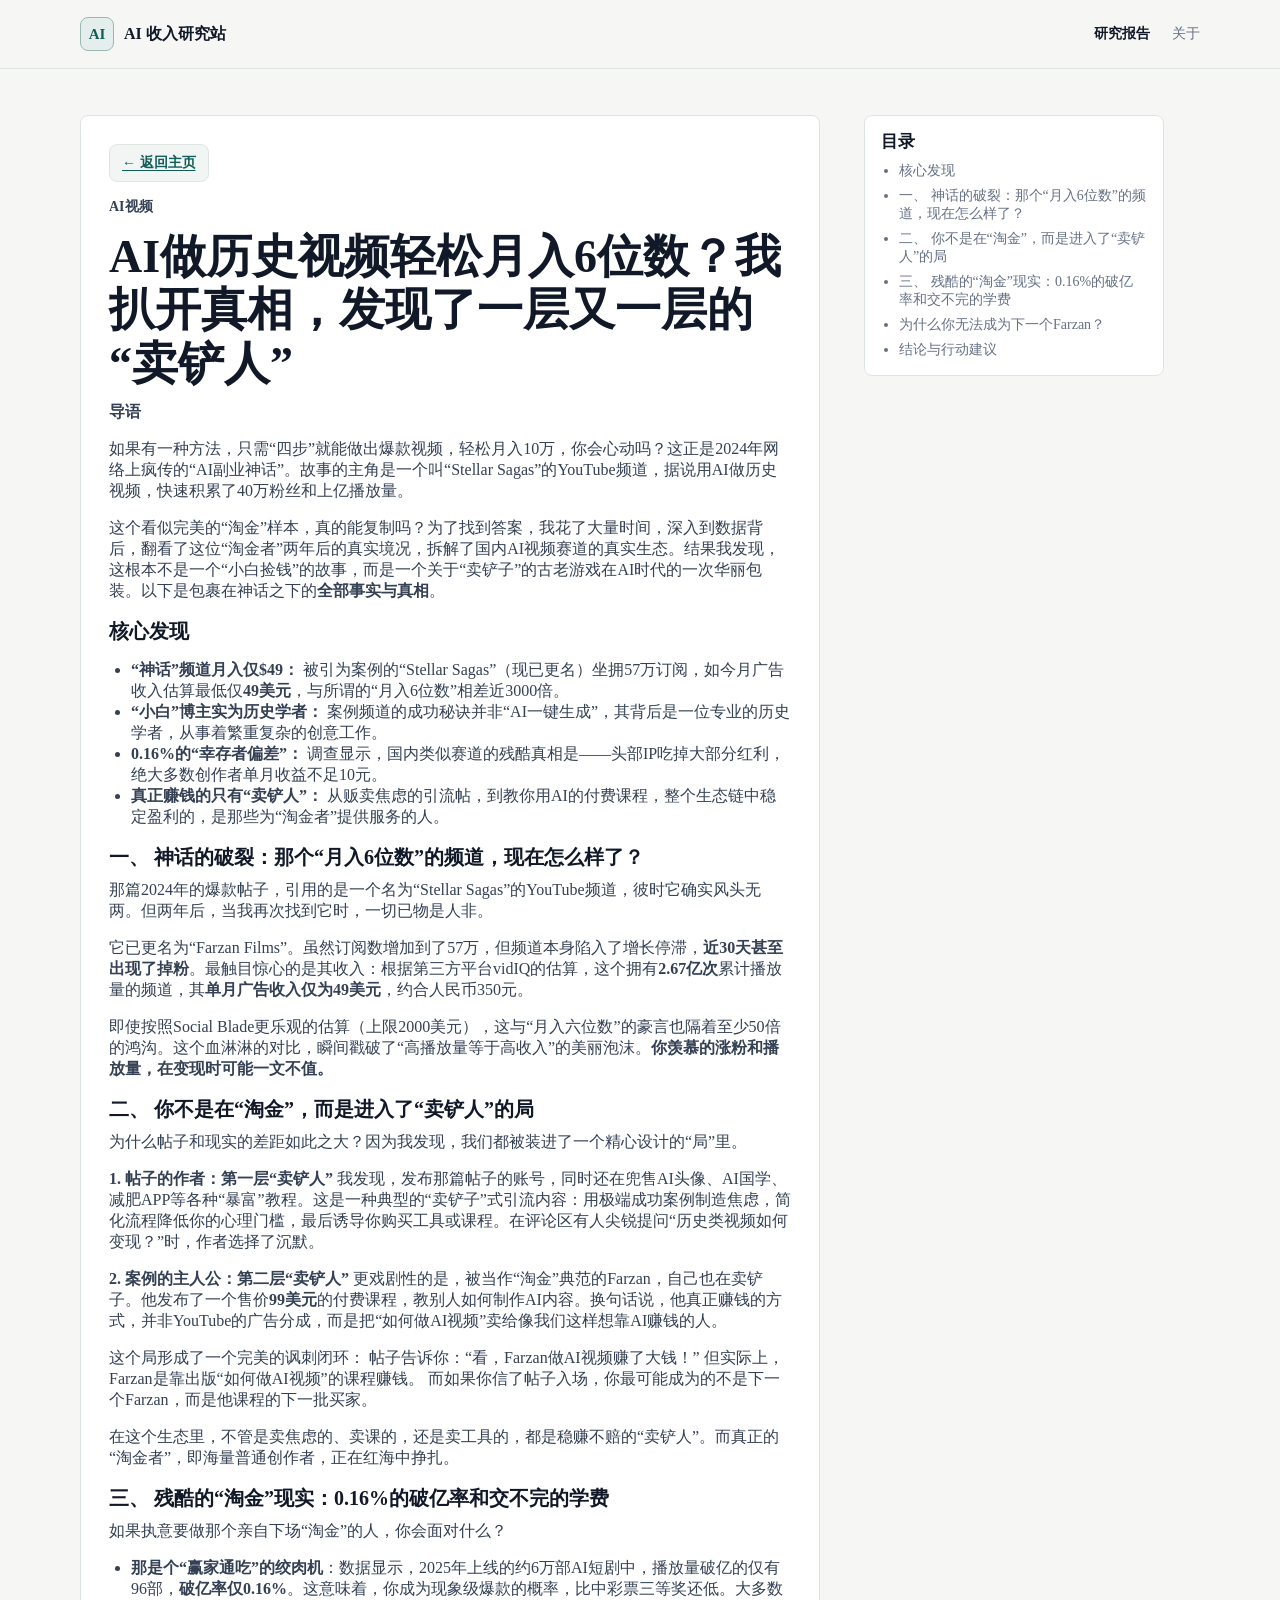
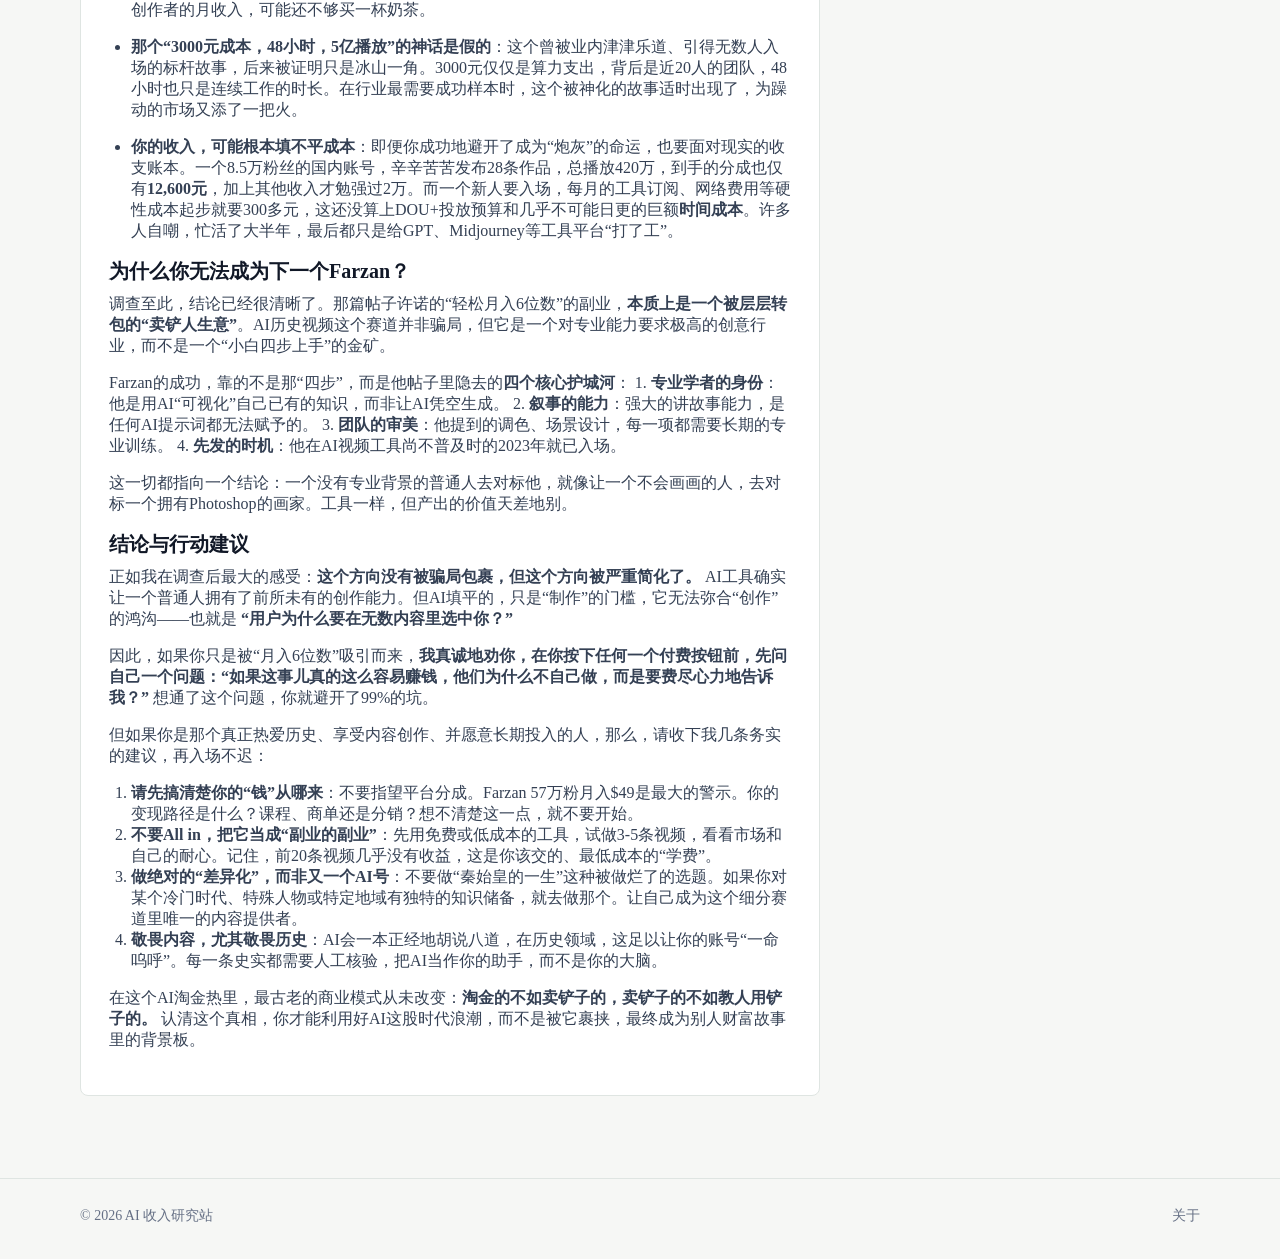
<file: reports/ai-video-history.html>
<!doctype html>
<html lang="zh-CN">
<head>
  <meta charset="utf-8">
  <meta name="viewport" content="width=device-width, initial-scale=1">
  <title>AI做历史视频轻松月入6位数？我扒开真相，发现了一层又一层的“卖铲人” | AI 收入研究站</title>
  <meta name="description" content="导语">
  <link rel="stylesheet" href="../assets/site.css">
  <script>
  var _hmt = _hmt || [];
  (function() {
    var hm = document.createElement("script");
    hm.src = "https://hm.baidu.com/hm.js?2c60a0d209457ae1375fba80d6c996bc";
    var s = document.getElementsByTagName("script")[0];
    s.parentNode.insertBefore(hm, s);
  })();
  </script>
</head>
<body>
  <header class="site-header">
    <div class="container nav">
      <a class="brand" href="../index.html">
        <span class="brand-mark">AI</span>
        <span>AI 收入研究站</span>
      </a>
      <nav class="nav-links" aria-label="主导航">
        <a href="../reports.html" aria-current="page">研究报告</a>
        <a href="../about.html">关于</a>
      </nav>
    </div>
  </header>

  <main class="section">
    <div class="container article-layout">
      <article class="article markdown-article">
        <a class="article-back" href="../index.html" aria-label="返回主页">← 返回主页</a>
        <p class="eyebrow">AI视频</p>
        <h1>AI做历史视频轻松月入6位数？我扒开真相，发现了一层又一层的“卖铲人”</h1>
        <p><strong>导语</strong></p>
<p>如果有一种方法，只需“四步”就能做出爆款视频，轻松月入10万，你会心动吗？这正是2024年网络上疯传的“AI副业神话”。故事的主角是一个叫“Stellar Sagas”的YouTube频道，据说用AI做历史视频，快速积累了40万粉丝和上亿播放量。</p>
<p>这个看似完美的“淘金”样本，真的能复制吗？为了找到答案，我花了大量时间，深入到数据背后，翻看了这位“淘金者”两年后的真实境况，拆解了国内AI视频赛道的真实生态。结果我发现，这根本不是一个“小白捡钱”的故事，而是一个关于“卖铲子”的古老游戏在AI时代的一次华丽包装。以下是包裹在神话之下的<strong>全部事实与真相</strong>。</p>
<h3 id="核心发现"><strong>核心发现</strong></h3>
<ul>
<li><strong>“神话”频道月入仅$49：</strong> 被引为案例的“Stellar Sagas”（现已更名）坐拥57万订阅，如今月广告收入估算最低仅<strong>49美元</strong>，与所谓的“月入6位数”相差近3000倍。</li>
<li><strong>“小白”博主实为历史学者：</strong> 案例频道的成功秘诀并非“AI一键生成”，其背后是一位专业的历史学者，从事着繁重复杂的创意工作。</li>
<li><strong>0.16%的“幸存者偏差”：</strong> 调查显示，国内类似赛道的残酷真相是——头部IP吃掉大部分红利，绝大多数创作者单月收益不足10元。</li>
<li><strong>真正赚钱的只有“卖铲人”：</strong> 从贩卖焦虑的引流帖，到教你用AI的付费课程，整个生态链中稳定盈利的，是那些为“淘金者”提供服务的人。</li>
</ul>
<h3 id="一-神话的破裂那个月入6位数的频道现在怎么样了"><strong>一、 神话的破裂：那个“月入6位数”的频道，现在怎么样了？</strong></h3>
<p>那篇2024年的爆款帖子，引用的是一个名为“Stellar Sagas”的YouTube频道，彼时它确实风头无两。但两年后，当我再次找到它时，一切已物是人非。</p>
<p>它已更名为“Farzan Films”。虽然订阅数增加到了57万，但频道本身陷入了增长停滞，<strong>近30天甚至出现了掉粉</strong>。最触目惊心的是其收入：根据第三方平台vidIQ的估算，这个拥有<strong>2.67亿次</strong>累计播放量的频道，其<strong>单月广告收入仅为49美元</strong>，约合人民币350元。</p>
<p>即使按照Social Blade更乐观的估算（上限2000美元），这与“月入六位数”的豪言也隔着至少50倍的鸿沟。这个血淋淋的对比，瞬间戳破了“高播放量等于高收入”的美丽泡沫。<strong>你羡慕的涨粉和播放量，在变现时可能一文不值。</strong></p>
<h3 id="二-你不是在淘金而是进入了卖铲人的局"><strong>二、 你不是在“淘金”，而是进入了“卖铲人”的局</strong></h3>
<p>为什么帖子和现实的差距如此之大？因为我发现，我们都被装进了一个精心设计的“局”里。</p>
<p><strong>1. 帖子的作者：第一层“卖铲人”</strong> 我发现，发布那篇帖子的账号，同时还在兜售AI头像、AI国学、减肥APP等各种“暴富”教程。这是一种典型的“卖铲子”式引流内容：用极端成功案例制造焦虑，简化流程降低你的心理门槛，最后诱导你购买工具或课程。在评论区有人尖锐提问“历史类视频如何变现？”时，作者选择了沉默。</p>
<p><strong>2. 案例的主人公：第二层“卖铲人”</strong> 更戏剧性的是，被当作“淘金”典范的Farzan，自己也在卖铲子。他发布了一个售价<strong>99美元</strong>的付费课程，教别人如何制作AI内容。换句话说，他真正赚钱的方式，并非YouTube的广告分成，而是把“如何做AI视频”卖给像我们这样想靠AI赚钱的人。</p>
<p>这个局形成了一个完美的讽刺闭环： 帖子告诉你：“看，Farzan做AI视频赚了大钱！” 但实际上，Farzan是靠出版“如何做AI视频”的课程赚钱。 而如果你信了帖子入场，你最可能成为的不是下一个Farzan，而是他课程的下一批买家。</p>
<p>在这个生态里，不管是卖焦虑的、卖课的，还是卖工具的，都是稳赚不赔的“卖铲人”。而真正的“淘金者”，即海量普通创作者，正在红海中挣扎。</p>
<h3 id="三-残酷的淘金现实0.16的破亿率和交不完的学费"><strong>三、 残酷的“淘金”现实：0.16%的破亿率和交不完的学费</strong></h3>
<p>如果执意要做那个亲自下场“淘金”的人，你会面对什么？</p>
<ul>
<li><p><strong>那是个“赢家通吃”的绞肉机</strong>：数据显示，2025年上线的约6万部AI短剧中，播放量破亿的仅有96部，<strong>破亿率仅0.16%</strong>。这意味着，你成为现象级爆款的概率，比中彩票三等奖还低。大多数创作者的月收入，可能还不够买一杯奶茶。</p></li>
<li><p><strong>那个“3000元成本，48小时，5亿播放”的神话是假的</strong>：这个曾被业内津津乐道、引得无数人入场的标杆故事，后来被证明只是冰山一角。3000元仅仅是算力支出，背后是近20人的团队，48小时也只是连续工作的时长。在行业最需要成功样本时，这个被神化的故事适时出现了，为躁动的市场又添了一把火。</p></li>
<li><p><strong>你的收入，可能根本填不平成本</strong>：即便你成功地避开了成为“炮灰”的命运，也要面对现实的收支账本。一个8.5万粉丝的国内账号，辛辛苦苦发布28条作品，总播放420万，到手的分成也仅有<strong>12,600元</strong>，加上其他收入才勉强过2万。而一个新人要入场，每月的工具订阅、网络费用等硬性成本起步就要300多元，这还没算上DOU+投放预算和几乎不可能日更的巨额<strong>时间成本</strong>。许多人自嘲，忙活了大半年，最后都只是给GPT、Midjourney等工具平台“打了工”。</p></li>
</ul>
<h3 id="为什么你无法成为下一个farzan"><strong>为什么你无法成为下一个Farzan？</strong></h3>
<p>调查至此，结论已经很清晰了。那篇帖子许诺的“轻松月入6位数”的副业，<strong>本质上是一个被层层转包的“卖铲人生意”</strong>。AI历史视频这个赛道并非骗局，但它是一个对专业能力要求极高的创意行业，而不是一个“小白四步上手”的金矿。</p>
<p>Farzan的成功，靠的不是那“四步”，而是他帖子里隐去的<strong>四个核心护城河</strong>： 1. <strong>专业学者的身份</strong>：他是用AI“可视化”自己已有的知识，而非让AI凭空生成。 2. <strong>叙事的能力</strong>：强大的讲故事能力，是任何AI提示词都无法赋予的。 3. <strong>团队的审美</strong>：他提到的调色、场景设计，每一项都需要长期的专业训练。 4. <strong>先发的时机</strong>：他在AI视频工具尚不普及时的2023年就已入场。</p>
<p>这一切都指向一个结论：一个没有专业背景的普通人去对标他，就像让一个不会画画的人，去对标一个拥有Photoshop的画家。工具一样，但产出的价值天差地别。</p>
<h3 id="结论与行动建议"><strong>结论与行动建议</strong></h3>
<p>正如我在调查后最大的感受：<strong>这个方向没有被骗局包裹，但这个方向被严重简化了。</strong> AI工具确实让一个普通人拥有了前所未有的创作能力。但AI填平的，只是“制作”的门槛，它无法弥合“创作”的鸿沟——也就是 <strong>“用户为什么要在无数内容里选中你？”</strong></p>
<p>因此，如果你只是被“月入6位数”吸引而来，<strong>我真诚地劝你，在你按下任何一个付费按钮前，先问自己一个问题：“如果这事儿真的这么容易赚钱，他们为什么不自己做，而是要费尽心力地告诉我？”</strong> 想通了这个问题，你就避开了99%的坑。</p>
<p>但如果你是那个真正热爱历史、享受内容创作、并愿意长期投入的人，那么，请收下我几条务实的建议，再入场不迟：</p>
<ol type="1">
<li><strong>请先搞清楚你的“钱”从哪来</strong>：不要指望平台分成。Farzan 57万粉月入$49是最大的警示。你的变现路径是什么？课程、商单还是分销？想不清楚这一点，就不要开始。</li>
<li><strong>不要All in，把它当成“副业的副业”</strong>：先用免费或低成本的工具，试做3-5条视频，看看市场和自己的耐心。记住，前20条视频几乎没有收益，这是你该交的、最低成本的“学费”。</li>
<li><strong>做绝对的“差异化”，而非又一个AI号</strong>：不要做“秦始皇的一生”这种被做烂了的选题。如果你对某个冷门时代、特殊人物或特定地域有独特的知识储备，就去做那个。让自己成为这个细分赛道里唯一的内容提供者。</li>
<li><strong>敬畏内容，尤其敬畏历史</strong>：AI会一本正经地胡说八道，在历史领域，这足以让你的账号“一命呜呼”。每一条史实都需要人工核验，把AI当作你的助手，而不是你的大脑。</li>
</ol>
<p>在这个AI淘金热里，最古老的商业模式从未改变：<strong>淘金的不如卖铲子的，卖铲子的不如教人用铲子的。</strong> 认清这个真相，你才能利用好AI这股时代浪潮，而不是被它裹挟，最终成为别人财富故事里的背景板。</p>

      </article>

      <aside class="sidebar" aria-label="文章辅助信息">
        <div class="side-box">
          <h2>目录</h2>
          <ul>
            <li class="toc-level-3"><a href="#核心发现">核心发现</a></li>
<li class="toc-level-3"><a href="#一-神话的破裂那个月入6位数的频道现在怎么样了">一、 神话的破裂：那个“月入6位数”的频道，现在怎么样了？</a></li>
<li class="toc-level-3"><a href="#二-你不是在淘金而是进入了卖铲人的局">二、 你不是在“淘金”，而是进入了“卖铲人”的局</a></li>
<li class="toc-level-3"><a href="#三-残酷的淘金现实0.16的破亿率和交不完的学费">三、 残酷的“淘金”现实：0.16%的破亿率和交不完的学费</a></li>
<li class="toc-level-3"><a href="#为什么你无法成为下一个farzan">为什么你无法成为下一个Farzan？</a></li>
<li class="toc-level-3"><a href="#结论与行动建议">结论与行动建议</a></li>
          </ul>
        </div>
      </aside>
    </div>
  </main>

  <footer class="site-footer">
    <div class="container footer-grid">
      <span>© 2026 AI 收入研究站</span>
      <div class="footer-links">
        <a href="../about.html">关于</a>
      </div>
    </div>
  </footer>
</body>
</html>
</file>
<file: assets/site.css>
:root {
  --bg: #f6f7f5;
  --surface: #ffffff;
  --surface-alt: #f1f5f4;
  --text: #111827;
  --muted: #667085;
  --line: #dfe5e2;
  --brand: #0f766e;
  --brand-dark: #115e59;
  --blue: #2563eb;
  --amber: #b45309;
  --red: #b42318;
  --shadow: 0 16px 40px rgba(17, 24, 39, 0.08);
  --radius: 8px;
  --max: 1120px;
}

* {
  box-sizing: border-box;
}

html {
  scroll-behavior: smooth;
  -webkit-text-size-adjust: 100%;
}

body {
  margin: 0;
  background: var(--bg);
  color: var(--text);
  font-family: -apple-system, BlinkMacSystemFont, "Segoe UI", "Microsoft YaHei", Arial, sans-serif;
  font-size: 16px;
  line-height: 1.65;
}

body,
button,
input,
textarea,
select {
  font: inherit;
}

a {
  color: inherit;
  text-decoration: none;
}

a:hover {
  color: var(--brand);
}

img,
svg {
  max-width: 100%;
}

.container {
  width: min(var(--max), calc(100% - 40px));
  margin: 0 auto;
}

.site-header {
  position: sticky;
  top: 0;
  z-index: 20;
  background: rgba(246, 247, 245, 0.94);
  border-bottom: 1px solid var(--line);
  backdrop-filter: blur(12px);
}

.nav {
  min-height: 68px;
  display: flex;
  align-items: center;
  justify-content: space-between;
  gap: 24px;
}

.brand {
  display: inline-flex;
  align-items: center;
  gap: 10px;
  font-weight: 700;
  letter-spacing: 0;
}

.brand-mark {
  width: 34px;
  height: 34px;
  display: grid;
  place-items: center;
  border: 1px solid #9ab7b2;
  border-radius: var(--radius);
  background: #e4efed;
  color: var(--brand-dark);
  font-size: 15px;
  font-weight: 800;
}

.nav-links {
  display: flex;
  align-items: center;
  gap: 22px;
  color: var(--muted);
  font-size: 14px;
}

.nav-links a[aria-current="page"] {
  color: var(--text);
  font-weight: 650;
}

.hero {
  padding: 56px 0 34px;
}

.eyebrow {
  margin: 0 0 14px;
  color: var(--brand-dark);
  font-size: 14px;
  font-weight: 700;
}

h1,
h2,
h3,
p {
  margin-top: 0;
}

h1 {
  max-width: 780px;
  margin-bottom: 18px;
  font-size: 64px;
  line-height: 1.05;
  letter-spacing: 0;
}

h2 {
  margin-bottom: 18px;
  font-size: 30px;
  line-height: 1.2;
  letter-spacing: 0;
}

h3 {
  margin-bottom: 10px;
  font-size: 20px;
  line-height: 1.3;
  letter-spacing: 0;
}

.lead {
  max-width: 720px;
  margin-bottom: 26px;
  color: #3f4a54;
  font-size: 18px;
}

.hero-lead {
  max-width: 820px;
  text-align: left;
}

.hero-lead span {
  display: block;
}

.hero-actions {
  display: flex;
  flex-wrap: wrap;
  gap: 12px;
  align-items: center;
}

.button {
  min-height: 44px;
  display: inline-flex;
  align-items: center;
  justify-content: center;
  gap: 8px;
  border: 1px solid transparent;
  border-radius: var(--radius);
  padding: 10px 16px;
  font-size: 15px;
  font-weight: 700;
  line-height: 1.2;
}

.button.primary {
  background: var(--brand);
  color: #ffffff;
}

.button.primary:hover {
  background: var(--brand-dark);
  color: #ffffff;
}

.button.secondary {
  background: #ffffff;
  border-color: var(--line);
  color: var(--text);
}

.button.secondary:hover {
  border-color: #98aaa5;
  color: var(--brand-dark);
}

.section {
  padding: 46px 0;
}

.section-header {
  display: flex;
  justify-content: space-between;
  align-items: end;
  gap: 20px;
  margin-bottom: 22px;
}

.section-header p {
  max-width: 620px;
  margin-bottom: 0;
  color: var(--muted);
}

.text-link {
  color: var(--brand-dark);
  font-weight: 750;
}

.report-grid {
  display: grid;
  grid-template-columns: repeat(3, minmax(0, 1fr));
  gap: 18px;
}

.report-card {
  min-height: 330px;
  display: flex;
  flex-direction: column;
  border: 1px solid var(--line);
  border-radius: var(--radius);
  background: var(--surface);
  padding: 18px;
  box-shadow: 0 8px 24px rgba(17, 24, 39, 0.04);
  overflow-wrap: anywhere;
}

.report-card:hover {
  border-color: #a7bbb6;
  box-shadow: var(--shadow);
}

.card-top {
  display: flex;
  justify-content: space-between;
  gap: 12px;
  align-items: center;
  margin-bottom: 18px;
}

.tag,
.status,
.metric-label {
  display: inline-flex;
  align-items: center;
  min-height: 24px;
  border-radius: 999px;
  padding: 3px 9px;
  font-size: 12px;
  font-weight: 750;
  line-height: 1.2;
}

.tag {
  background: #e4efed;
  color: var(--brand-dark);
}

.status {
  background: #fff4e5;
  color: var(--amber);
}

.status.ready {
  background: #e9f7ef;
  color: #047857;
}

.report-card h3 {
  min-height: 54px;
  margin-bottom: 10px;
}

.card-copy {
  min-height: 78px;
  margin-bottom: 16px;
  color: #475467;
  font-size: 14px;
}

.card-cta {
  display: inline-flex;
  margin-top: 18px;
  color: var(--brand-dark);
  font-size: 14px;
  font-weight: 800;
}

.method-strip {
  display: grid;
  grid-template-columns: repeat(4, minmax(0, 1fr));
  gap: 16px;
}

.method-item {
  border: 1px solid var(--line);
  border-radius: var(--radius);
  background: var(--surface);
  padding: 18px;
}

.method-index {
  display: inline-flex;
  width: 32px;
  height: 32px;
  align-items: center;
  justify-content: center;
  margin-bottom: 14px;
  border-radius: var(--radius);
  background: #eef4ff;
  color: var(--blue);
  font-weight: 800;
}

.method-item p {
  margin-bottom: 0;
  color: var(--muted);
  font-size: 14px;
}

.page-head {
  padding: 46px 0 28px;
}

.page-head h1 {
  max-width: 880px;
  font-size: 54px;
}

.page-head .lead {
  margin-bottom: 0;
}

.report-list {
  display: grid;
  gap: 14px;
}

.list-item {
  display: grid;
  grid-template-columns: 1fr auto;
  gap: 18px;
  align-items: center;
  border: 1px solid var(--line);
  border-radius: var(--radius);
  background: var(--surface);
  padding: 18px;
}

.list-item h2 {
  margin-bottom: 6px;
  font-size: 20px;
}

.list-item p {
  margin-bottom: 0;
  color: var(--muted);
}

.article-layout {
  display: grid;
  grid-template-columns: minmax(0, 740px) 300px;
  gap: 44px;
  align-items: start;
}

.article {
  border: 1px solid var(--line);
  border-radius: var(--radius);
  background: var(--surface);
  padding: 28px;
  min-width: 0;
  overflow-wrap: anywhere;
}

.article-back {
  display: inline-flex;
  align-items: center;
  width: fit-content;
  min-height: 38px;
  margin-bottom: 16px;
  border: 1px solid var(--line);
  border-radius: 8px;
  background: var(--surface-alt);
  padding: 8px 12px;
  color: var(--brand-dark);
  font-size: 14px;
  font-weight: 700;
  line-height: 1;
  text-decoration: none;
}

.article-back:hover {
  border-color: rgba(15, 118, 110, 0.35);
  background: #edf7f5;
}

.article h1 {
  margin-bottom: 12px;
  font-size: 46px;
  line-height: 1.16;
}

.meta {
  display: flex;
  flex-wrap: wrap;
  gap: 10px;
  margin-bottom: 24px;
}

.summary-grid {
  display: grid;
  grid-template-columns: repeat(2, minmax(0, 1fr));
  gap: 12px;
  margin: 22px 0 28px;
}

.summary-card {
  border: 1px solid var(--line);
  border-radius: var(--radius);
  background: var(--surface-alt);
  padding: 14px;
}

.summary-card span {
  display: block;
  color: var(--muted);
  font-size: 13px;
}

.summary-card strong {
  display: block;
  margin-top: 3px;
  font-size: 17px;
}

.article h2 {
  margin-top: 34px;
  padding-top: 4px;
  font-size: 26px;
}

.article p,
.article li {
  color: #344054;
}

.article a {
  color: var(--brand-dark);
  font-weight: 700;
  text-decoration: underline;
  text-underline-offset: 3px;
}

.article ul,
.article ol {
  padding-left: 22px;
}

.article blockquote {
  margin: 22px 0;
  border-left: 4px solid var(--brand);
  border-radius: var(--radius);
  background: #edf7f5;
  padding: 14px 16px;
  color: #164e48;
}

.article pre {
  max-width: 100%;
  overflow-x: auto;
  -webkit-overflow-scrolling: touch;
  border-radius: var(--radius);
  background: #101828;
  padding: 16px;
  color: #f9fafb;
}

.article code {
  border-radius: 5px;
  background: #edf2f7;
  padding: 2px 5px;
  color: #1f2937;
  font-size: 0.92em;
}

.article pre code {
  background: transparent;
  padding: 0;
  color: inherit;
}

.table-wrap {
  width: 100%;
  overflow-x: auto;
  margin: 20px 0 26px;
  border: 1px solid var(--line);
  border-radius: var(--radius);
  background: var(--surface);
}

.article table {
  display: block;
  width: 100%;
  max-width: 100%;
  overflow-x: auto;
  -webkit-overflow-scrolling: touch;
  border-collapse: collapse;
  min-width: 520px;
}

.article th,
.article td {
  border-bottom: 1px solid var(--line);
  padding: 12px 14px;
  text-align: left;
  vertical-align: top;
}

.article th {
  background: var(--surface-alt);
  color: #1f2937;
  font-size: 14px;
}

.article td {
  color: #344054;
}

.article tr:last-child td {
  border-bottom: 0;
}

.notice {
  border-left: 4px solid var(--amber);
  border-radius: var(--radius);
  background: #fff8eb;
  padding: 14px 16px;
  color: #5f3b0a;
}

.sidebar {
  position: sticky;
  top: 92px;
  display: grid;
  gap: 14px;
}

.side-box {
  border: 1px solid var(--line);
  border-radius: var(--radius);
  background: var(--surface);
  padding: 16px;
}

.side-box h2 {
  margin-bottom: 10px;
  font-size: 17px;
}

.side-box ul {
  margin: 0;
  padding-left: 18px;
  color: var(--muted);
  font-size: 14px;
}

.side-box li + li {
  margin-top: 7px;
}

.content-page {
  max-width: 820px;
  border: 1px solid var(--line);
  border-radius: var(--radius);
  background: var(--surface);
  padding: 28px;
  overflow-wrap: anywhere;
}

.content-page h2 {
  margin-top: 30px;
}

.content-page p,
.content-page li {
  color: #344054;
}

.site-footer {
  margin-top: 36px;
  border-top: 1px solid var(--line);
  padding: 28px 0 34px;
  color: var(--muted);
  font-size: 14px;
}

.footer-grid {
  display: flex;
  justify-content: space-between;
  gap: 20px;
  align-items: center;
}

.footer-links {
  display: flex;
  flex-wrap: wrap;
  gap: 16px;
}

:focus-visible {
  outline: 3px solid rgba(15, 118, 110, 0.28);
  outline-offset: 3px;
}

@media (max-width: 920px) {
  h1 {
    font-size: 54px;
  }

  .page-head h1 {
    font-size: 46px;
  }

  .article h1 {
    font-size: 38px;
  }

  .article-layout {
    grid-template-columns: 1fr;
  }

  .report-grid,
  .method-strip {
    grid-template-columns: repeat(2, minmax(0, 1fr));
  }

  .sidebar {
    position: static;
    order: -1;
  }
}

@media (max-width: 640px) {
  .container {
    width: min(100% - 32px, var(--max));
  }

  .nav {
    min-height: 60px;
    gap: 14px;
    padding: 10px 0;
  }

  .brand {
    gap: 8px;
    font-size: 15px;
    white-space: nowrap;
  }

  .brand-mark {
    width: 30px;
    height: 30px;
    font-size: 13px;
  }

  .nav-links {
    flex: 0 0 auto;
    gap: 14px;
    white-space: nowrap;
    font-size: 13px;
  }

  .hero {
    padding: 34px 0 22px;
  }

  h1 {
    font-size: 38px;
    line-height: 1.12;
  }

  h2 {
    font-size: 26px;
  }

  h3 {
    font-size: 19px;
  }

  .lead {
    margin-bottom: 22px;
    font-size: 17px;
  }

  .section {
    padding: 34px 0;
  }

  .section-header {
    gap: 12px;
    margin-bottom: 18px;
  }

  .hero-actions,
  .button {
    width: 100%;
  }

  .button {
    justify-content: center;
  }

  .section-header,
  .footer-grid {
    align-items: flex-start;
    flex-direction: column;
  }

  .report-grid,
  .method-strip,
  .summary-grid {
    grid-template-columns: 1fr;
  }

  .report-card {
    min-height: auto;
    padding: 16px;
  }

  .report-card h3,
  .card-copy {
    min-height: auto;
  }

  .list-item {
    grid-template-columns: 1fr;
    gap: 12px;
    padding: 16px;
  }

  .list-item .status {
    justify-self: start;
  }

  .article,
  .content-page {
    padding: 18px;
  }

  .article-back {
    justify-content: center;
    width: 100%;
    min-height: 42px;
    margin-bottom: 14px;
  }

  .article h1,
  .page-head h1 {
    font-size: 32px;
  }

  .article h2 {
    margin-top: 28px;
    font-size: 23px;
  }

  .article h3 {
    font-size: 19px;
  }

  .article ul,
  .article ol {
    padding-left: 20px;
  }

  .article table {
    min-width: 620px;
  }

  .side-box {
    padding: 14px;
  }

  .sidebar .side-box:not(:first-child) {
    display: none;
  }
}

@media (max-width: 380px) {
  .container {
    width: min(100% - 24px, var(--max));
  }

  .nav {
    gap: 10px;
  }

  .brand span:last-child {
    max-width: 112px;
    overflow: hidden;
    text-overflow: ellipsis;
  }

  .nav-links {
    gap: 10px;
  }

  h1 {
    font-size: 34px;
  }

  .article h1,
  .page-head h1 {
    font-size: 29px;
  }
}
</file>
